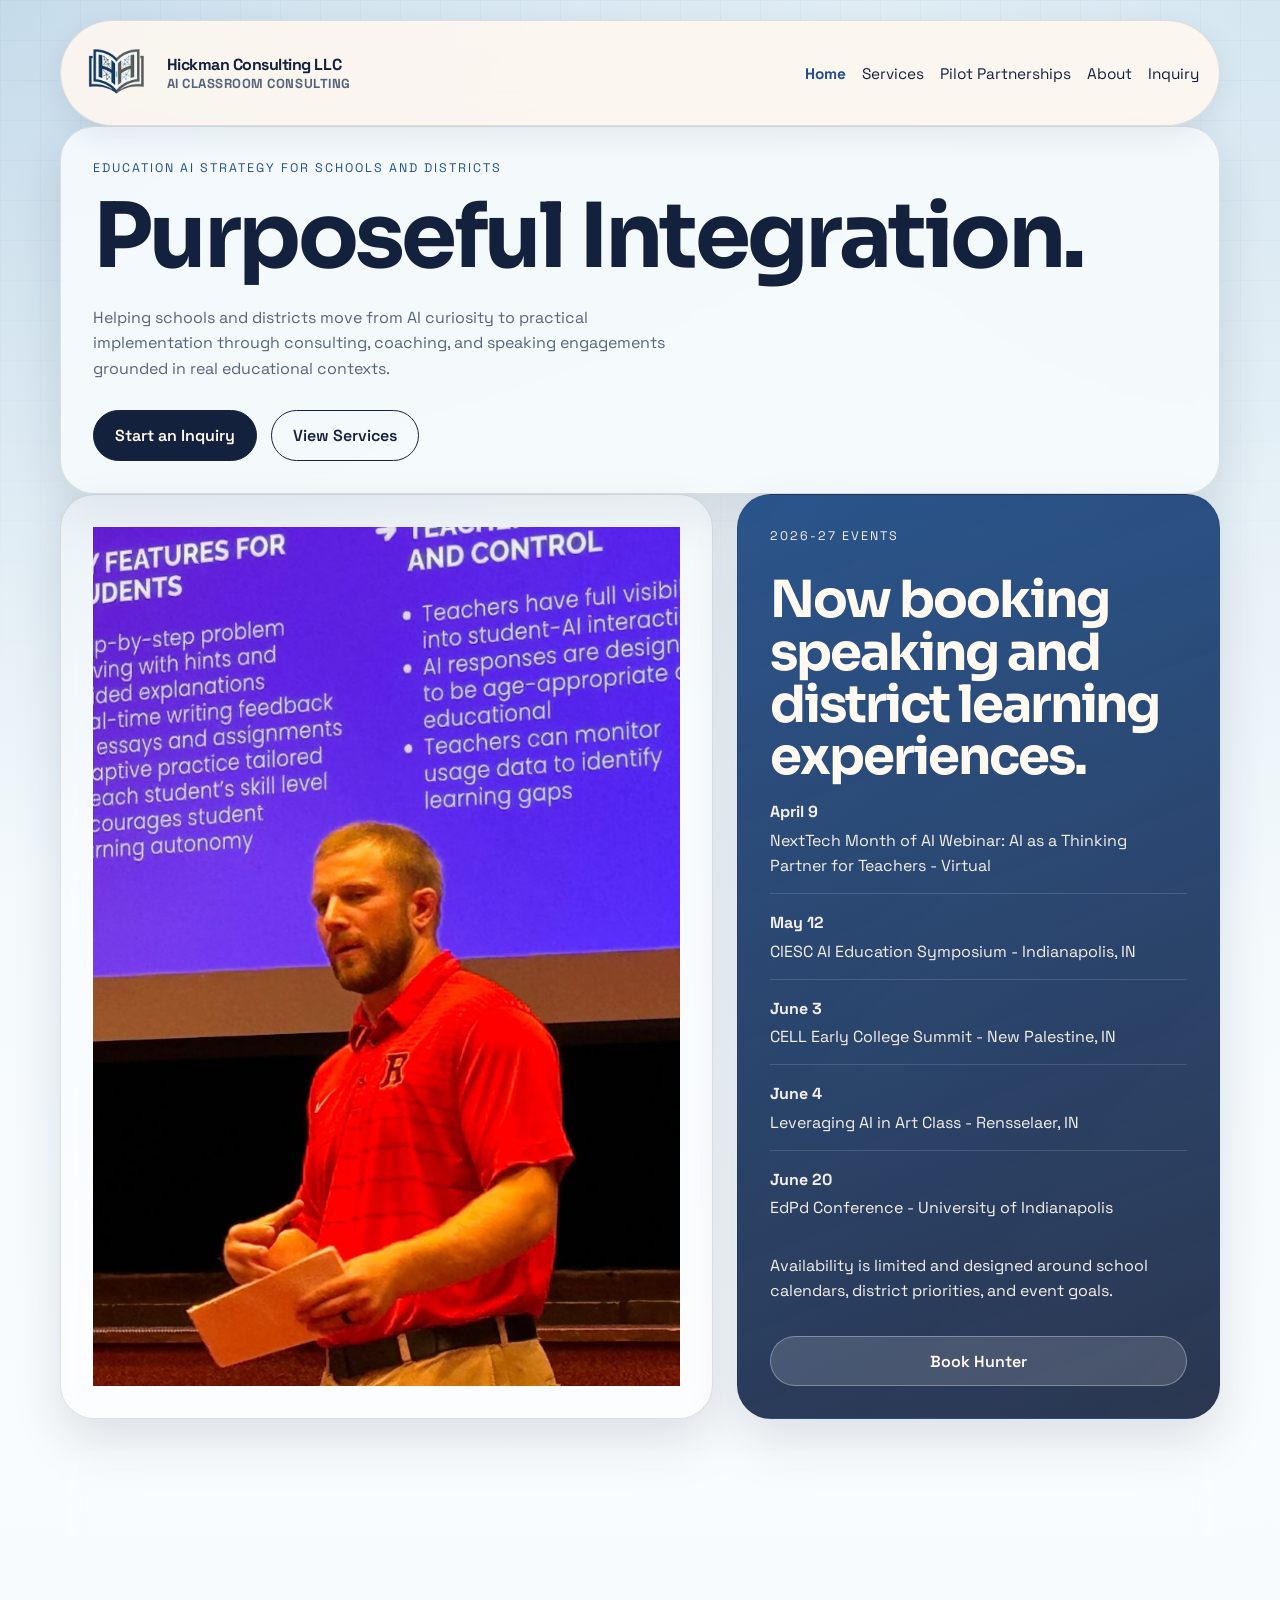
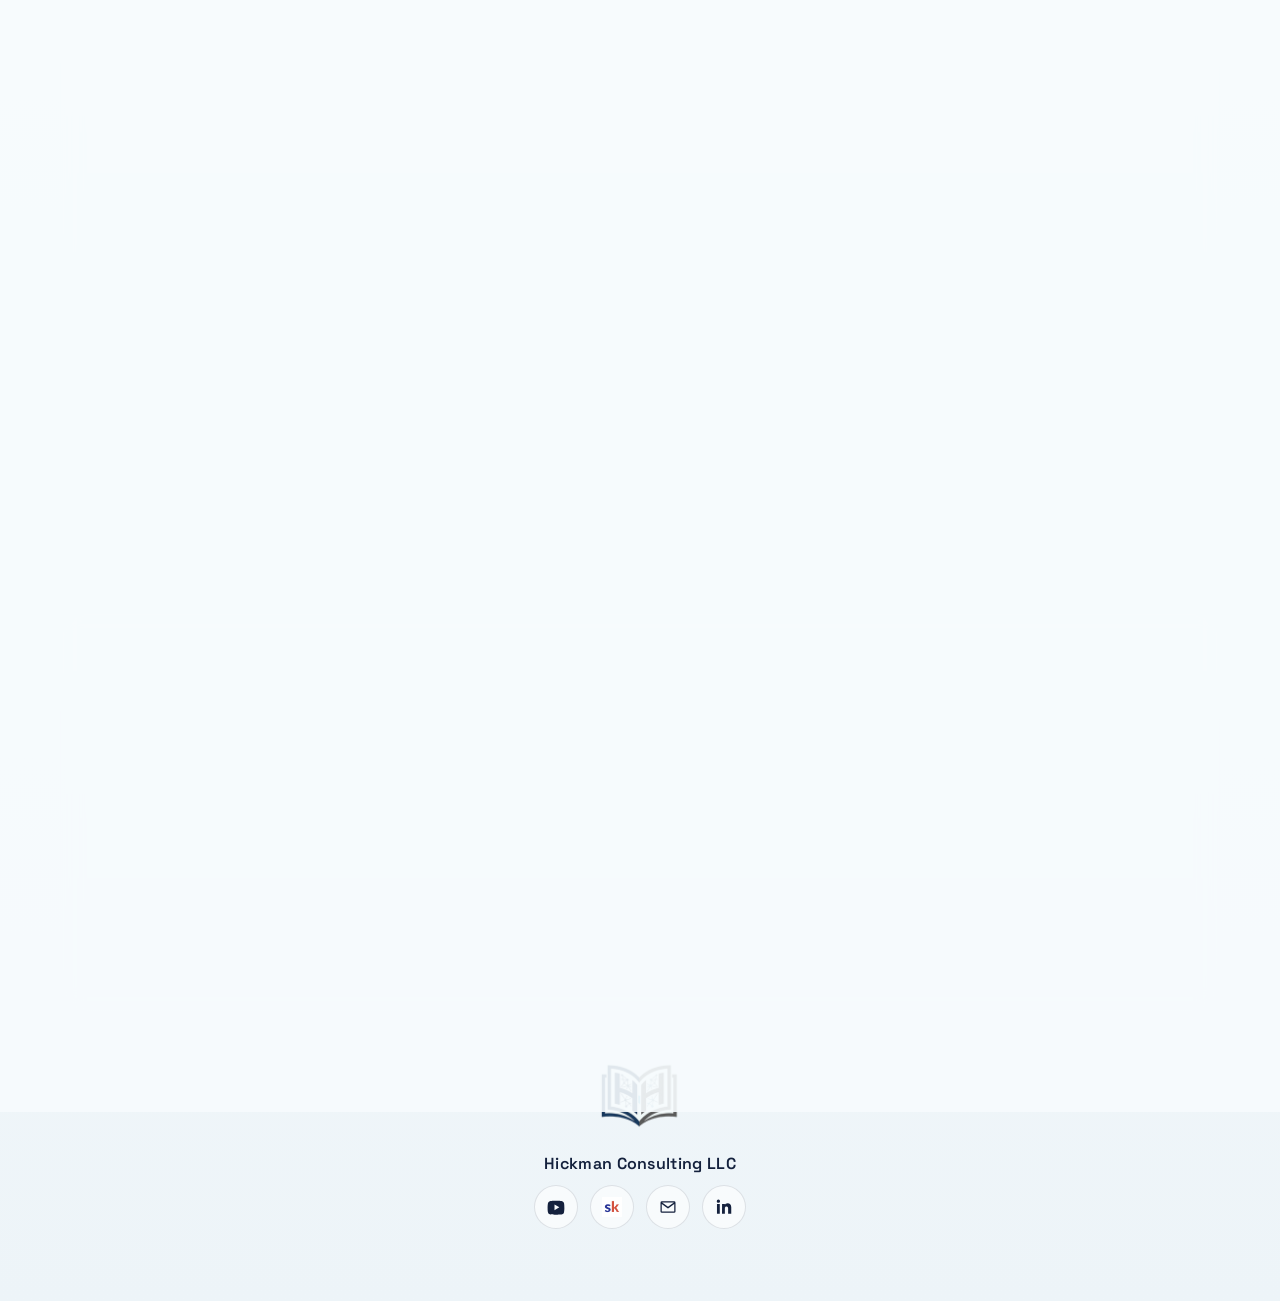
<file: index.html>
<!DOCTYPE html>
<html lang="en">
  <head>
    <meta charset="UTF-8" />
    <meta name="viewport" content="width=device-width, initial-scale=1.0" />
    <title>Hickman Consulting LLC | Education AI Consulting</title>
    <meta
      name="description"
      content="Hickman Consulting LLC helps schools and districts implement human-centered AI through consulting, coaching, speaking, and pilot partnerships."
    />
    <link rel="preconnect" href="https://fonts.googleapis.com" />
    <link rel="preconnect" href="https://fonts.gstatic.com" crossorigin />
    <link
      href="https://fonts.googleapis.com/css2?family=Space+Grotesk:wght@400;500;700&family=Sora:wght@400;600;700;800&display=swap"
      rel="stylesheet"
    />
    <link rel="stylesheet" href="styles.css" />
  </head>
  <body>
    <div class="page-shell">
      <header class="site-header">
        <a class="brand" href="index.html" aria-label="Hickman Consulting LLC home">
          <span class="brand-mark">
            <img
              src="assets/ai-classroom-logo.png"
              alt="AI Classroom logo"
            />
          </span>
          <span class="brand-copy">
            <strong>Hickman Consulting LLC</strong>
            <span>AI Classroom Consulting</span>
          </span>
        </a>
        <nav class="site-nav">
          <a class="current" href="index.html">Home</a>
          <a href="services.html">Services</a>
          <a href="pilot-partnerships.html">Pilot Partnerships</a>
          <a href="about.html">About</a>
          <a href="inquiry.html">Inquiry</a>
        </nav>
      </header>

      <main>
        <section class="page-hero home-intro">
          <p class="eyebrow">Education AI strategy for schools and districts</p>
          <h1>Purposeful Integration.</h1>
          <p class="hero-text">
            Helping schools and districts move from AI curiosity to practical implementation
            through consulting, coaching, and speaking engagements grounded in real educational
            contexts.
          </p>
          <div class="hero-actions">
            <a class="button button-primary" href="inquiry.html">Start an Inquiry</a>
            <a class="button button-secondary" href="services.html">View Services</a>
          </div>
        </section>

        <section class="home-feature">
          <figure class="speaker-stage">
            <img
              src="assets/hunter-speaking.png"
              alt="Hunter Hickman speaking on stage during an education AI presentation"
            />
          </figure>

          <aside class="events-panel">
            <p class="panel-label">2026-27 Events</p>
            <h2>Now booking speaking and district learning experiences.</h2>
            <ul class="events-list">
              <li>
                <strong>April 9</strong>
                <span>NextTech Month of AI Webinar: AI as a Thinking Partner for Teachers - Virtual</span>
              </li>
              <li>
                <strong>May 12</strong>
                <span>CIESC AI Education Symposium - Indianapolis, IN</span>
              </li>
              <li>
                <strong>June 3</strong>
                <span>CELL Early College Summit - New Palestine, IN</span>
              </li>
              <li>
                <strong>June 4</strong>
                <span>Leveraging AI in Art Class - Rensselaer, IN</span>
              </li>
              <li>
                <strong>June 20</strong>
                <span>EdPd Conference - University of Indianapolis</span>
              </li>
            </ul>
            <p class="panel-text">
              Availability is limited and designed around school calendars, district priorities,
              and event goals.
            </p>
            <a class="button button-light" href="inquiry.html">Book Hunter</a>
          </aside>
        </section>

        <section class="trust-strip" aria-label="Core strengths">
          <div>
            <strong>Practitioner-led</strong>
            <span>Grounded in active school leadership and classroom practice</span>
          </div>
          <div>
            <strong>Vendor-neutral</strong>
            <span>Recommendations aligned to instructional goals, not product hype</span>
          </div>
          <div>
            <strong>Research-informed</strong>
            <span>Supported by ongoing action research on AI-supported instruction</span>
          </div>
        </section>

        <section class="section">
          <div class="section-heading">
            <p class="eyebrow">Explore The Work</p>
            <h2>Learn to use AI to think better, teach better, and build better classrooms.</h2>
          </div>
          <div class="cards">
            <a class="card card-link" href="services.html">
              <p class="card-kicker">Services</p>
              <h3>Consulting, coaching, and speaking support</h3>
              <p>See how engagements are structured for leaders, teams, and districts.</p>
            </a>
            <a class="card card-link" href="pilot-partnerships.html">
              <p class="card-kicker">Pilot Partnerships</p>
              <h3>A clear entry point for districts exploring AI adoption</h3>
              <p>Review the pilot model, ideal fit, and how a roadmap is developed.</p>
            </a>
            <a class="card card-link" href="about.html">
              <p class="card-kicker">About</p>
              <h3>Learn about Hunter Hickman and the work behind the practice</h3>
              <p>Read the practitioner-led story and see the education context behind the work.</p>
            </a>
          </div>
        </section>

        <section class="section section-accent">
          <div class="section-heading">
            <p class="eyebrow">Next Step</p>
            <h2>Ready to start a conversation about your district or school?</h2>
          </div>
          <a class="button button-primary" href="inquiry.html">Go To Inquiry Page</a>
        </section>
      </main>

      <footer class="site-footer">
        <img
          class="footer-logo"
          src="assets/ai-classroom-logo.png"
          alt="AI Classroom logo"
        />
        <p>Hickman Consulting LLC</p>
        <div class="social-links">
          <a
            class="social-link"
            href="https://www.youtube.com/@hickmanconsultingai"
            target="_blank"
            rel="noreferrer"
            aria-label="Visit Hickman Consulting AI on YouTube"
          >
            <svg viewBox="0 0 24 24" aria-hidden="true">
              <path
                d="M21.58 7.19a2.99 2.99 0 0 0-2.1-2.11C17.62 4.58 12 4.58 12 4.58s-5.62 0-7.48.5a2.99 2.99 0 0 0-2.1 2.11c-.5 1.86-.5 5.73-.5 5.73s0 3.87.5 5.73a2.99 2.99 0 0 0 2.1 2.11c1.86.5 7.48.5 7.48.5s5.62 0 7.48-.5a2.99 2.99 0 0 0 2.1-2.11c.5-1.86.5-5.73.5-5.73s0-3.87-.5-5.73ZM10.2 15.78V9.06l5.82 3.36-5.82 3.36Z"
              />
            </svg>
          </a>
          <a
            class="social-link"
            href="https://www.skool.com/ai-for-educators-3099"
            target="_blank"
            rel="noreferrer"
            aria-label="Visit the AI for Educators Skool community"
          >
            <img class="social-image" src="assets/skool-logo.png" alt="Skool logo" />
          </a>
          <a
            class="social-link"
            href="mailto:hunter.hickman@hickmanconsultingai.com"
            aria-label="Email Hunter Hickman"
          >
            <svg viewBox="0 0 24 24" aria-hidden="true">
              <path
                d="M3 6.75A1.75 1.75 0 0 1 4.75 5h14.5A1.75 1.75 0 0 1 21 6.75v10.5A1.75 1.75 0 0 1 19.25 19H4.75A1.75 1.75 0 0 1 3 17.25V6.75Zm1.9-.25 7.1 5.22 7.1-5.22H4.9Zm14.6 11V8.39l-6.98 5.13a.9.9 0 0 1-1.04 0L4.5 8.39v9.11h15Z"
              />
            </svg>
          </a>
          <a
            class="social-link"
            href="https://www.linkedin.com/in/hunter-hickman-m-s-2b501383/"
            target="_blank"
            rel="noreferrer"
            aria-label="Visit Hunter Hickman on LinkedIn"
          >
            <svg viewBox="0 0 24 24" aria-hidden="true">
              <path
                d="M6.94 8.5H3.56V20h3.38V8.5ZM5.25 3A1.96 1.96 0 0 0 3.3 4.97c0 1.08.86 1.97 1.93 1.97h.02c1.1 0 1.97-.89 1.97-1.97A1.96 1.96 0 0 0 5.27 3h-.02ZM20.7 12.4c0-3.45-1.84-5.05-4.29-5.05-1.98 0-2.86 1.09-3.36 1.86V8.5H9.67c.04.47 0 11.5 0 11.5h3.38v-6.42c0-.34.03-.68.12-.93.27-.68.88-1.38 1.9-1.38 1.34 0 1.87 1.03 1.87 2.54V20H20.7v-7.6Z"
              />
            </svg>
          </a>
        </div>
      </footer>
    </div>
  </body>
</html>
</file>
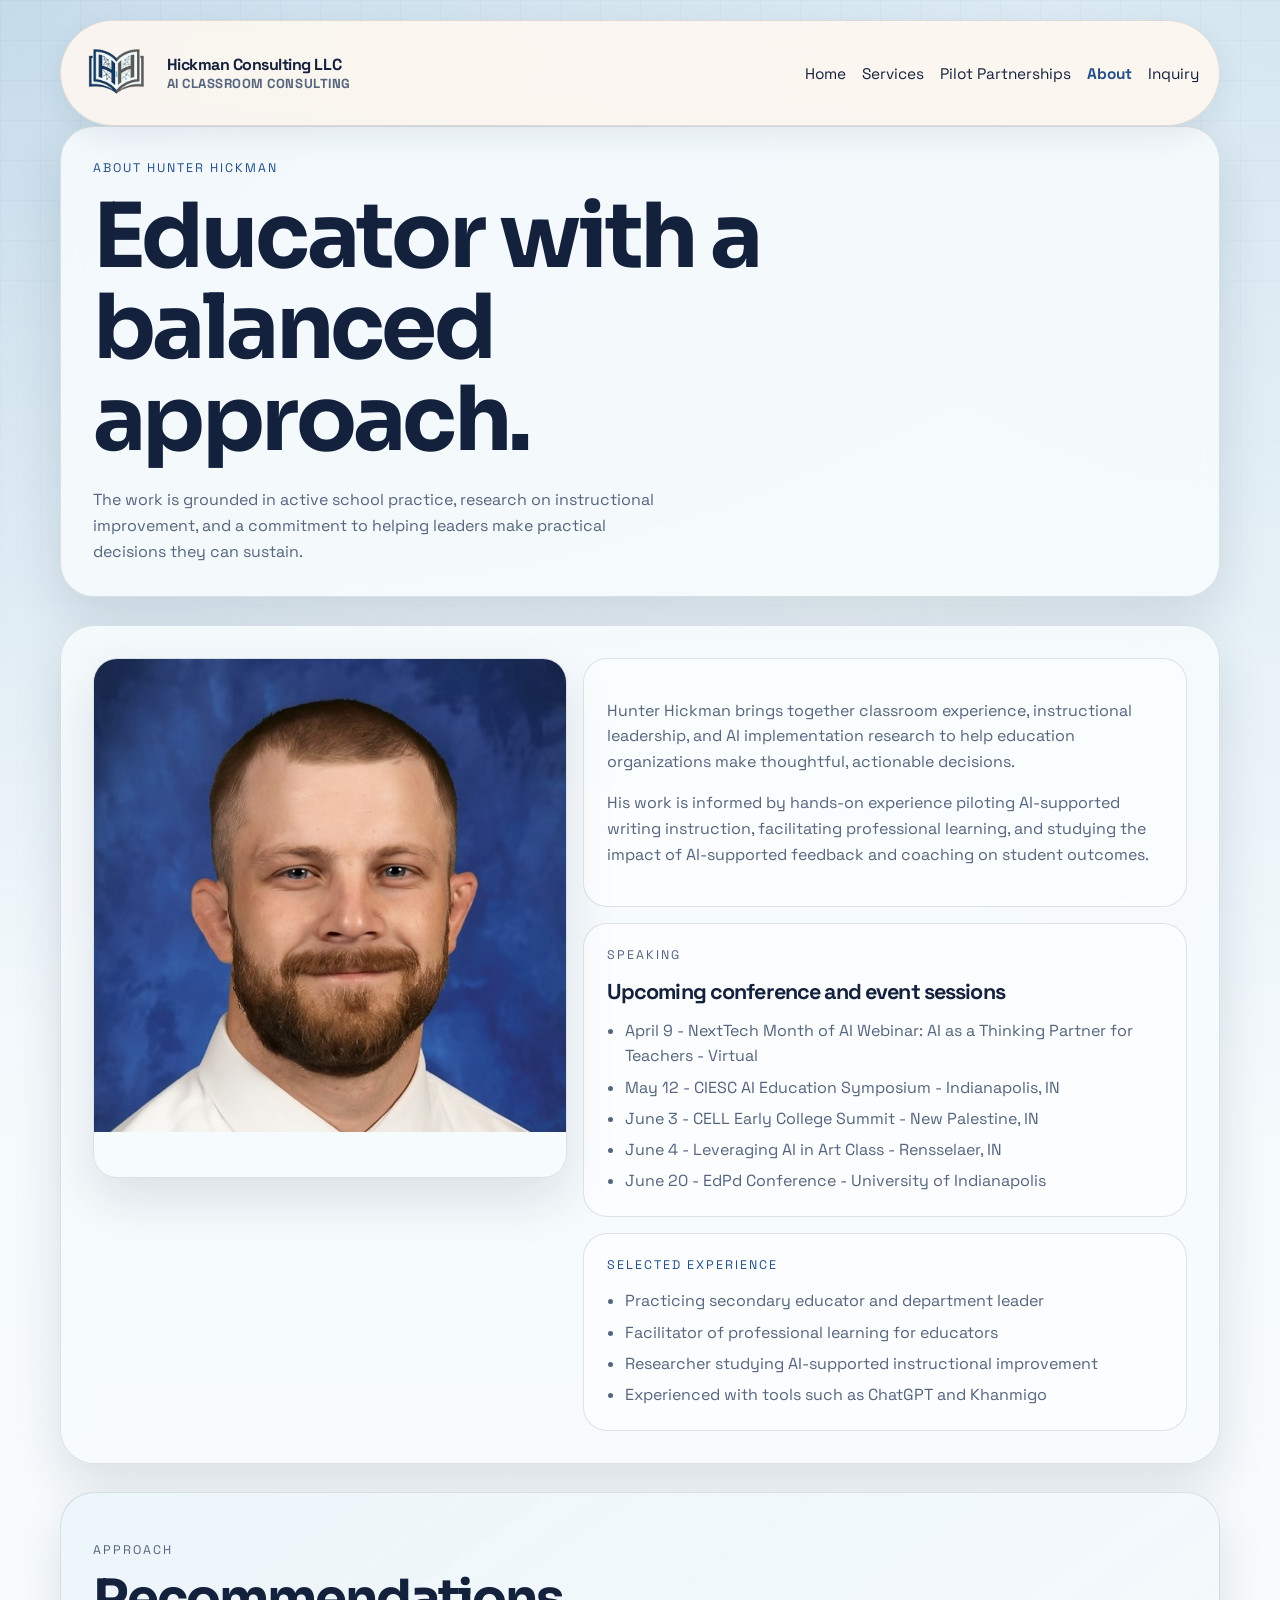
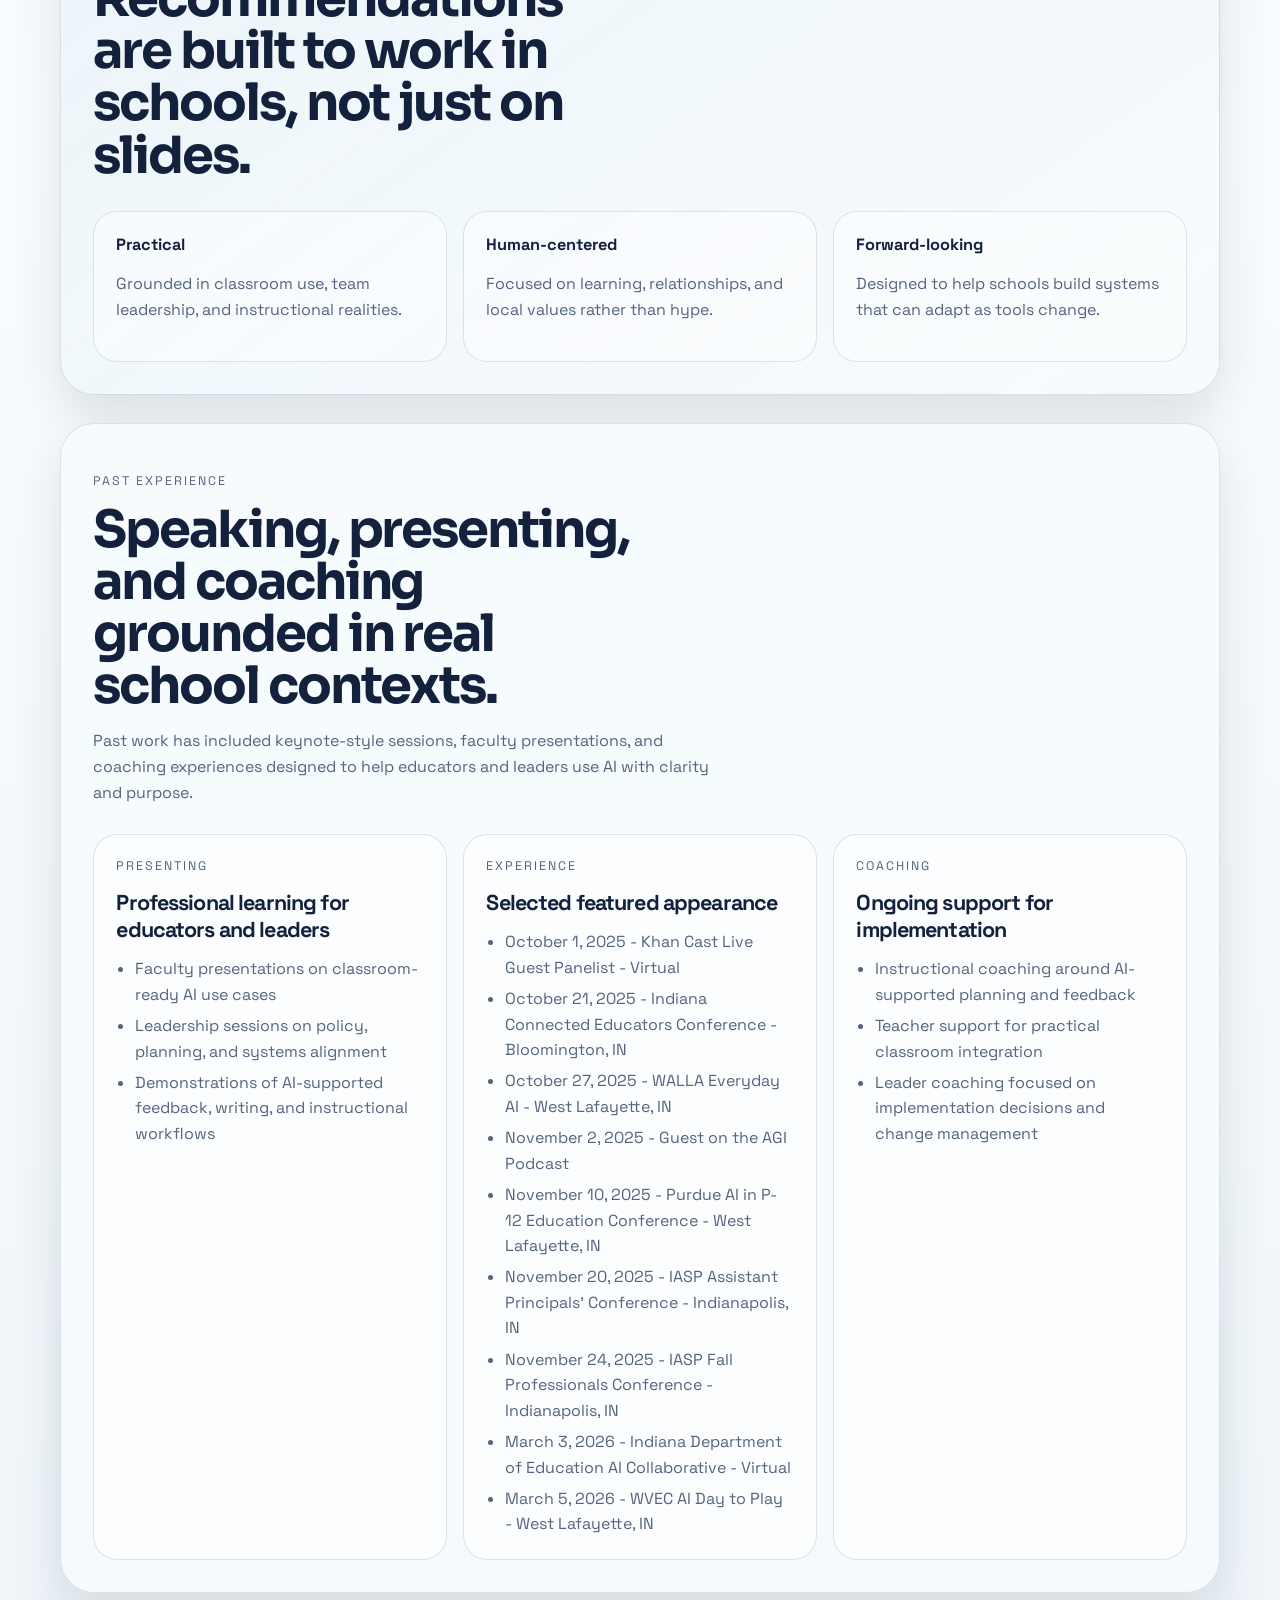
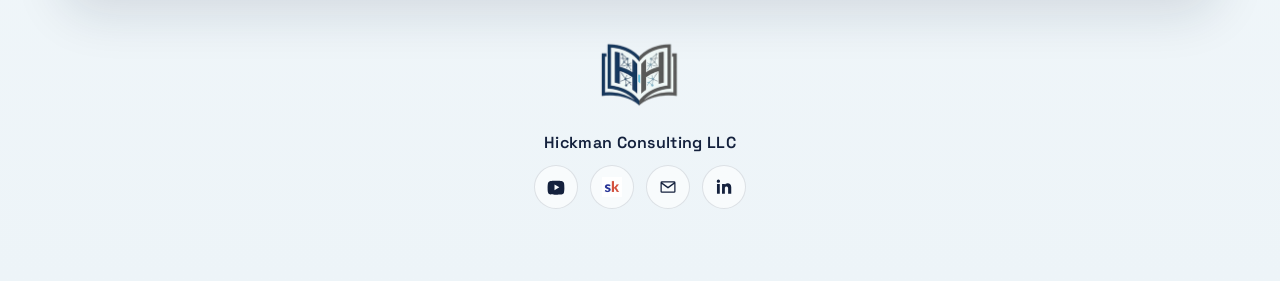
<file: about.html>
<!DOCTYPE html>
<html lang="en">
  <head>
    <meta charset="UTF-8" />
    <meta name="viewport" content="width=device-width, initial-scale=1.0" />
    <title>About | Hickman Consulting LLC</title>
    <meta
      name="description"
      content="Learn about Hunter Hickman, an educator, instructional leader, and AI implementation partner."
    />
    <link rel="preconnect" href="https://fonts.googleapis.com" />
    <link rel="preconnect" href="https://fonts.gstatic.com" crossorigin />
    <link
      href="https://fonts.googleapis.com/css2?family=Space+Grotesk:wght@400;500;700&family=Sora:wght@400;600;700;800&display=swap"
      rel="stylesheet"
    />
    <link rel="stylesheet" href="styles.css" />
  </head>
  <body>
    <div class="page-shell">
      <header class="site-header">
        <a class="brand" href="index.html" aria-label="Hickman Consulting LLC home">
          <span class="brand-mark">
            <img
              src="assets/ai-classroom-logo.png"
              alt="AI Classroom logo"
            />
          </span>
          <span class="brand-copy">
            <strong>Hickman Consulting LLC</strong>
            <span>AI Classroom Consulting</span>
          </span>
        </a>
        <nav class="site-nav">
          <a href="index.html">Home</a>
          <a href="services.html">Services</a>
          <a href="pilot-partnerships.html">Pilot Partnerships</a>
          <a class="current" href="about.html">About</a>
          <a href="inquiry.html">Inquiry</a>
        </nav>
      </header>

      <main>
        <section class="page-hero">
          <p class="eyebrow">About Hunter Hickman</p>
          <h1>Educator with a balanced approach.</h1>
          <p class="hero-text">
            The work is grounded in active school practice, research on instructional improvement,
            and a commitment to helping leaders make practical decisions they can sustain.
          </p>
        </section>

        <section class="section">
          <div class="about-layout">
            <figure class="about-photo">
              <img
                src="assets/hunter-headshot.jpg"
                alt="Portrait of Hunter Hickman"
              />
            </figure>
            <div class="about-side">
              <div class="about-copy">
                <p>
                  Hunter Hickman brings together classroom experience, instructional leadership, and
                  AI implementation research to help education organizations make thoughtful,
                  actionable decisions.
                </p>
                <p>
                  His work is informed by hands-on experience piloting AI-supported writing
                  instruction, facilitating professional learning, and studying the impact of
                  AI-supported feedback and coaching on student outcomes.
                </p>
              </div>
              <article class="card">
                <p class="card-kicker">Speaking</p>
                <h3>Upcoming conference and event sessions</h3>
                <ul class="feature-list compact">
                  <li>April 9 - NextTech Month of AI Webinar: AI as a Thinking Partner for Teachers - Virtual</li>
                  <li>May 12 - CIESC AI Education Symposium - Indianapolis, IN</li>
                  <li>June 3 - CELL Early College Summit - New Palestine, IN</li>
                  <li>June 4 - Leveraging AI in Art Class - Rensselaer, IN</li>
                  <li>June 20 - EdPd Conference - University of Indianapolis</li>
                </ul>
              </article>
              <div class="credential-box">
                <p class="panel-label">Selected experience</p>
                <ul class="feature-list compact">
                  <li>Practicing secondary educator and department leader</li>
                  <li>Facilitator of professional learning for educators</li>
                  <li>Researcher studying AI-supported instructional improvement</li>
                  <li>Experienced with tools such as ChatGPT and Khanmigo</li>
                </ul>
              </div>
            </div>
          </div>
        </section>

        <section class="section section-accent">
          <div class="section-heading">
            <p class="eyebrow">Approach</p>
            <h2>Recommendations are built to work in schools, not just on slides.</h2>
          </div>
          <div class="outcome-grid">
            <div>
              <strong>Practical</strong>
              <p>Grounded in classroom use, team leadership, and instructional realities.</p>
            </div>
            <div>
              <strong>Human-centered</strong>
              <p>Focused on learning, relationships, and local values rather than hype.</p>
            </div>
            <div>
              <strong>Forward-looking</strong>
              <p>Designed to help schools build systems that can adapt as tools change.</p>
            </div>
          </div>
        </section>

        <section class="section">
          <div class="section-heading">
            <p class="eyebrow">Past Experience</p>
            <h2>Speaking, presenting, and coaching grounded in real school contexts.</h2>
            <p>
              Past work has included keynote-style sessions, faculty presentations, and coaching
              experiences designed to help educators and leaders use AI with clarity and purpose.
            </p>
          </div>

          <div class="experience-grid">
            <article class="card">
              <p class="card-kicker">Presenting</p>
              <h3>Professional learning for educators and leaders</h3>
              <ul class="feature-list compact">
                <li>Faculty presentations on classroom-ready AI use cases</li>
                <li>Leadership sessions on policy, planning, and systems alignment</li>
                <li>Demonstrations of AI-supported feedback, writing, and instructional workflows</li>
              </ul>
            </article>

            <article class="card">
              <p class="card-kicker">Experience</p>
              <h3>Selected featured appearance</h3>
              <ul class="feature-list compact">
                <li>October 1, 2025 - Khan Cast Live Guest Panelist - Virtual</li>
                <li>October 21, 2025 - Indiana Connected Educators Conference - Bloomington, IN</li>
                <li>October 27, 2025 - WALLA Everyday AI - West Lafayette, IN</li>
                <li>November 2, 2025 - Guest on the AGI Podcast</li>
                <li>November 10, 2025 - Purdue AI in P-12 Education Conference - West Lafayette, IN</li>
                <li>November 20, 2025 - IASP Assistant Principals' Conference - Indianapolis, IN</li>
                <li>November 24, 2025 - IASP Fall Professionals Conference - Indianapolis, IN</li>
                <li>March 3, 2026 - Indiana Department of Education AI Collaborative - Virtual</li>
                <li>March 5, 2026 - WVEC AI Day to Play - West Lafayette, IN</li>
              </ul>
            </article>

            <article class="card">
              <p class="card-kicker">Coaching</p>
              <h3>Ongoing support for implementation</h3>
              <ul class="feature-list compact">
                <li>Instructional coaching around AI-supported planning and feedback</li>
                <li>Teacher support for practical classroom integration</li>
                <li>Leader coaching focused on implementation decisions and change management</li>
              </ul>
            </article>
          </div>
        </section>
      </main>

      <footer class="site-footer">
        <img
          class="footer-logo"
          src="assets/ai-classroom-logo.png"
          alt="AI Classroom logo"
        />
        <p>Hickman Consulting LLC</p>
        <div class="social-links">
          <a
            class="social-link"
            href="https://www.youtube.com/@hickmanconsultingai"
            target="_blank"
            rel="noreferrer"
            aria-label="Visit Hickman Consulting AI on YouTube"
          >
            <svg viewBox="0 0 24 24" aria-hidden="true">
              <path
                d="M21.58 7.19a2.99 2.99 0 0 0-2.1-2.11C17.62 4.58 12 4.58 12 4.58s-5.62 0-7.48.5a2.99 2.99 0 0 0-2.1 2.11c-.5 1.86-.5 5.73-.5 5.73s0 3.87.5 5.73a2.99 2.99 0 0 0 2.1 2.11c1.86.5 7.48.5 7.48.5s5.62 0 7.48-.5a2.99 2.99 0 0 0 2.1-2.11c.5-1.86.5-5.73.5-5.73s0-3.87-.5-5.73ZM10.2 15.78V9.06l5.82 3.36-5.82 3.36Z"
              />
            </svg>
          </a>
          <a
            class="social-link"
            href="https://www.skool.com/ai-for-educators-3099"
            target="_blank"
            rel="noreferrer"
            aria-label="Visit the AI for Educators Skool community"
          >
            <img class="social-image" src="assets/skool-logo.png" alt="Skool logo" />
          </a>
          <a
            class="social-link"
            href="mailto:hunter.hickman@hickmanconsultingai.com"
            aria-label="Email Hunter Hickman"
          >
            <svg viewBox="0 0 24 24" aria-hidden="true">
              <path
                d="M3 6.75A1.75 1.75 0 0 1 4.75 5h14.5A1.75 1.75 0 0 1 21 6.75v10.5A1.75 1.75 0 0 1 19.25 19H4.75A1.75 1.75 0 0 1 3 17.25V6.75Zm1.9-.25 7.1 5.22 7.1-5.22H4.9Zm14.6 11V8.39l-6.98 5.13a.9.9 0 0 1-1.04 0L4.5 8.39v9.11h15Z"
              />
            </svg>
          </a>
          <a
            class="social-link"
            href="https://www.linkedin.com/in/hunter-hickman-m-s-2b501383/"
            target="_blank"
            rel="noreferrer"
            aria-label="Visit Hunter Hickman on LinkedIn"
          >
            <svg viewBox="0 0 24 24" aria-hidden="true">
              <path
                d="M6.94 8.5H3.56V20h3.38V8.5ZM5.25 3A1.96 1.96 0 0 0 3.3 4.97c0 1.08.86 1.97 1.93 1.97h.02c1.1 0 1.97-.89 1.97-1.97A1.96 1.96 0 0 0 5.27 3h-.02ZM20.7 12.4c0-3.45-1.84-5.05-4.29-5.05-1.98 0-2.86 1.09-3.36 1.86V8.5H9.67c.04.47 0 11.5 0 11.5h3.38v-6.42c0-.34.03-.68.12-.93.27-.68.88-1.38 1.9-1.38 1.34 0 1.87 1.03 1.87 2.54V20H20.7v-7.6Z"
              />
            </svg>
          </a>
        </div>
      </footer>
    </div>
  </body>
</html>
</file>
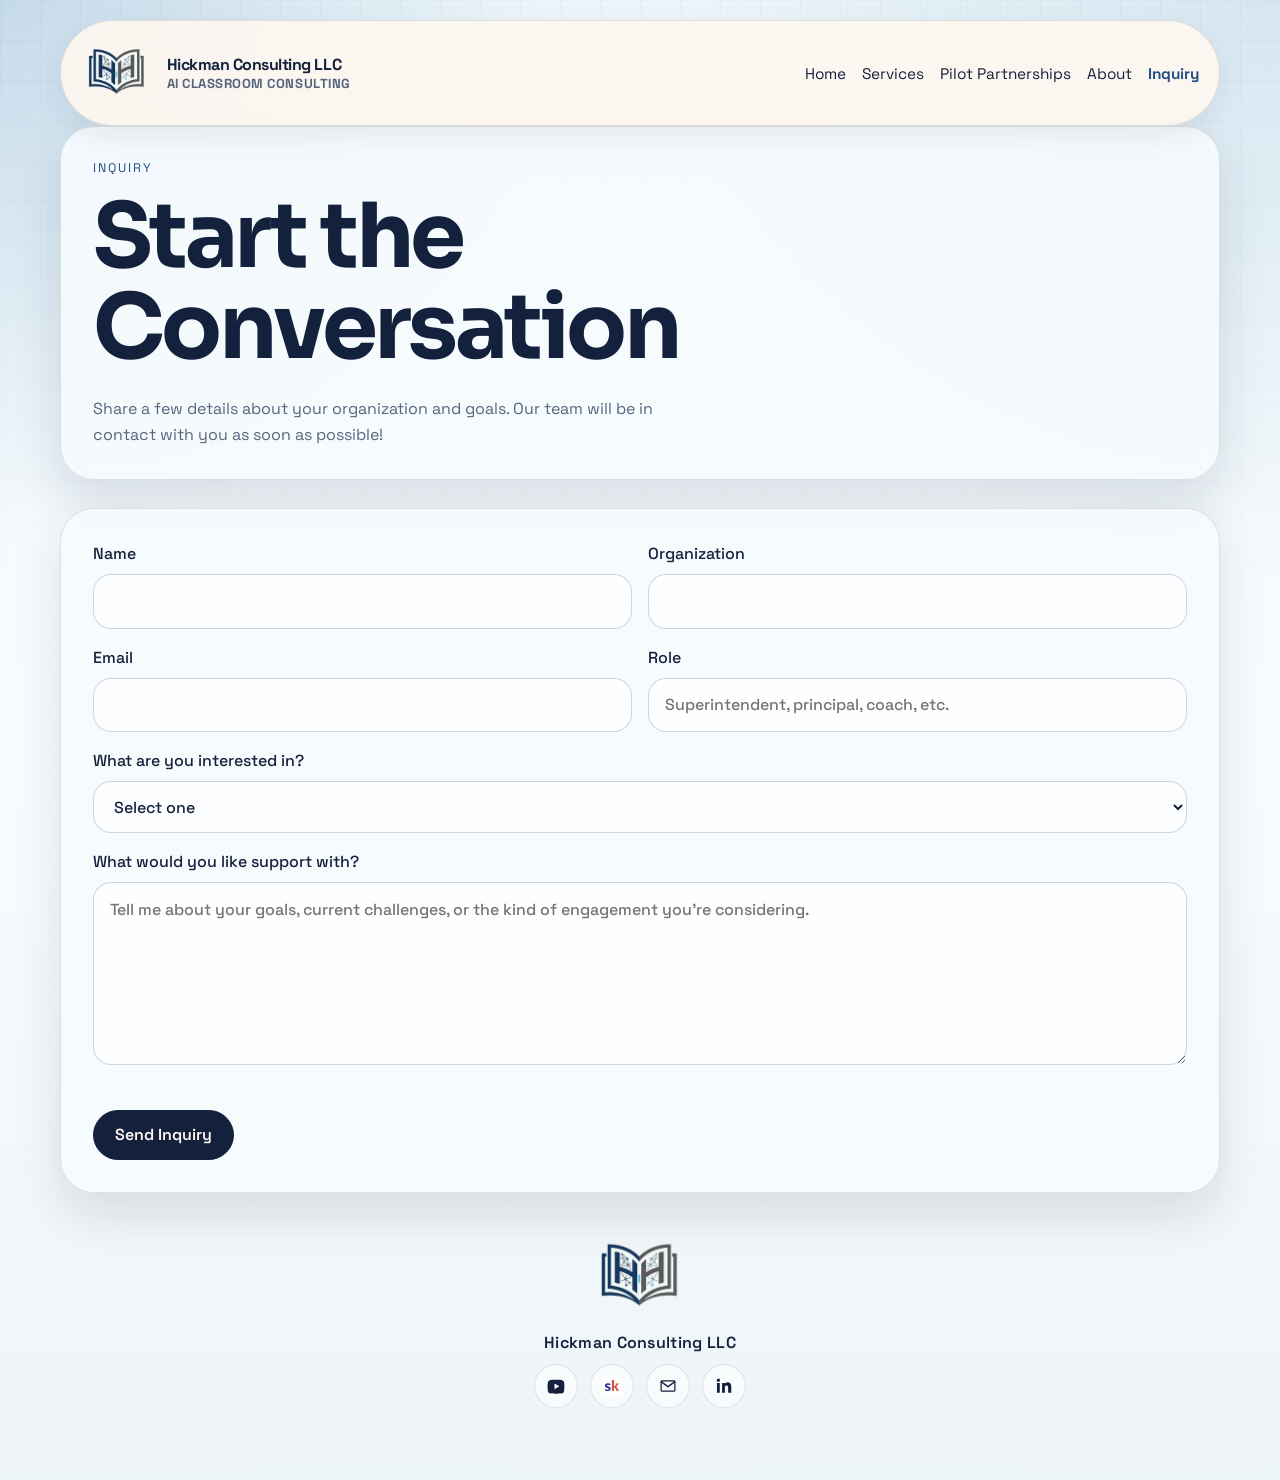
<file: inquiry.html>
<!DOCTYPE html>
<html lang="en">
  <head>
    <meta charset="UTF-8" />
    <meta name="viewport" content="width=device-width, initial-scale=1.0" />
    <title>Inquiry | Hickman Consulting LLC</title>
    <meta
      name="description"
      content="Start an inquiry with Hickman Consulting LLC about consulting, coaching, speaking, or pilot partnerships."
    />
    <link rel="preconnect" href="https://fonts.googleapis.com" />
    <link rel="preconnect" href="https://fonts.gstatic.com" crossorigin />
    <link
      href="https://fonts.googleapis.com/css2?family=Space+Grotesk:wght@400;500;700&family=Sora:wght@400;600;700;800&display=swap"
      rel="stylesheet"
    />
    <link rel="stylesheet" href="styles.css" />
  </head>
  <body>
    <div class="page-shell">
      <header class="site-header">
        <a class="brand" href="index.html" aria-label="Hickman Consulting LLC home">
          <span class="brand-mark">
            <img
              src="assets/ai-classroom-logo.png"
              alt="AI Classroom logo"
            />
          </span>
          <span class="brand-copy">
            <strong>Hickman Consulting LLC</strong>
            <span>AI Classroom Consulting</span>
          </span>
        </a>
        <nav class="site-nav">
          <a href="index.html">Home</a>
          <a href="services.html">Services</a>
          <a href="pilot-partnerships.html">Pilot Partnerships</a>
          <a href="about.html">About</a>
          <a class="current" href="inquiry.html">Inquiry</a>
        </nav>
      </header>

      <main>
        <section class="page-hero">
          <p class="eyebrow">Inquiry</p>
          <h1>Start the Conversation</h1>
          <p class="hero-text">
            Share a few details about your organization and goals. Our team will be in contact
            with you as soon as possible!
          </p>
        </section>

        <section class="section contact-section">
          <form
            id="inquiry-form"
            class="inquiry-form"
            method="POST"
          >
            <div class="field-row">
              <label>
                Name
                <input type="text" name="name" autocomplete="name" required />
              </label>
              <label>
                Organization
                <input type="text" name="organization" autocomplete="organization" required />
              </label>
            </div>

            <div class="field-row">
              <label>
                Email
                <input type="email" name="email" autocomplete="email" required />
              </label>
              <label>
                Role
                <input type="text" name="role" placeholder="Superintendent, principal, coach, etc." />
              </label>
            </div>

            <label>
              What are you interested in?
              <select name="interest" required>
                <option value="">Select one</option>
                <option>Consulting</option>
                <option>Coaching</option>
                <option>Speaking</option>
                <option>Pilot Partnership</option>
                <option>Not sure yet</option>
              </select>
            </label>

            <label>
              What would you like support with?
              <textarea
                name="message"
                rows="6"
                placeholder="Tell me about your goals, current challenges, or the kind of engagement you're considering."
                required
              ></textarea>
            </label>

            <div class="form-actions">
              <button class="button button-primary" type="submit">Send Inquiry</button>
              <p class="form-note" id="form-status" aria-live="polite"></p>
            </div>
          </form>
        </section>
      </main>

      <footer class="site-footer">
        <img
          class="footer-logo"
          src="assets/ai-classroom-logo.png"
          alt="AI Classroom logo"
        />
        <p>Hickman Consulting LLC</p>
        <div class="social-links">
          <a
            class="social-link"
            href="https://www.youtube.com/@hickmanconsultingai"
            target="_blank"
            rel="noreferrer"
            aria-label="Visit Hickman Consulting AI on YouTube"
          >
            <svg viewBox="0 0 24 24" aria-hidden="true">
              <path
                d="M21.58 7.19a2.99 2.99 0 0 0-2.1-2.11C17.62 4.58 12 4.58 12 4.58s-5.62 0-7.48.5a2.99 2.99 0 0 0-2.1 2.11c-.5 1.86-.5 5.73-.5 5.73s0 3.87.5 5.73a2.99 2.99 0 0 0 2.1 2.11c1.86.5 7.48.5 7.48.5s5.62 0 7.48-.5a2.99 2.99 0 0 0 2.1-2.11c.5-1.86.5-5.73.5-5.73s0-3.87-.5-5.73ZM10.2 15.78V9.06l5.82 3.36-5.82 3.36Z"
              />
            </svg>
          </a>
          <a
            class="social-link"
            href="https://www.skool.com/ai-for-educators-3099"
            target="_blank"
            rel="noreferrer"
            aria-label="Visit the AI for Educators Skool community"
          >
            <img class="social-image" src="assets/skool-logo.png" alt="Skool logo" />
          </a>
          <a
            class="social-link"
            href="mailto:hunter.hickman@hickmanconsultingai.com"
            aria-label="Email Hunter Hickman"
          >
            <svg viewBox="0 0 24 24" aria-hidden="true">
              <path
                d="M3 6.75A1.75 1.75 0 0 1 4.75 5h14.5A1.75 1.75 0 0 1 21 6.75v10.5A1.75 1.75 0 0 1 19.25 19H4.75A1.75 1.75 0 0 1 3 17.25V6.75Zm1.9-.25 7.1 5.22 7.1-5.22H4.9Zm14.6 11V8.39l-6.98 5.13a.9.9 0 0 1-1.04 0L4.5 8.39v9.11h15Z"
              />
            </svg>
          </a>
          <a
            class="social-link"
            href="https://www.linkedin.com/in/hunter-hickman-m-s-2b501383/"
            target="_blank"
            rel="noreferrer"
            aria-label="Visit Hunter Hickman on LinkedIn"
          >
            <svg viewBox="0 0 24 24" aria-hidden="true">
              <path
                d="M6.94 8.5H3.56V20h3.38V8.5ZM5.25 3A1.96 1.96 0 0 0 3.3 4.97c0 1.08.86 1.97 1.93 1.97h.02c1.1 0 1.97-.89 1.97-1.97A1.96 1.96 0 0 0 5.27 3h-.02ZM20.7 12.4c0-3.45-1.84-5.05-4.29-5.05-1.98 0-2.86 1.09-3.36 1.86V8.5H9.67c.04.47 0 11.5 0 11.5h3.38v-6.42c0-.34.03-.68.12-.93.27-.68.88-1.38 1.9-1.38 1.34 0 1.87 1.03 1.87 2.54V20H20.7v-7.6Z"
              />
            </svg>
          </a>
        </div>
      </footer>
    </div>
    <script src="script.js"></script>
  </body>
</html>
</file>
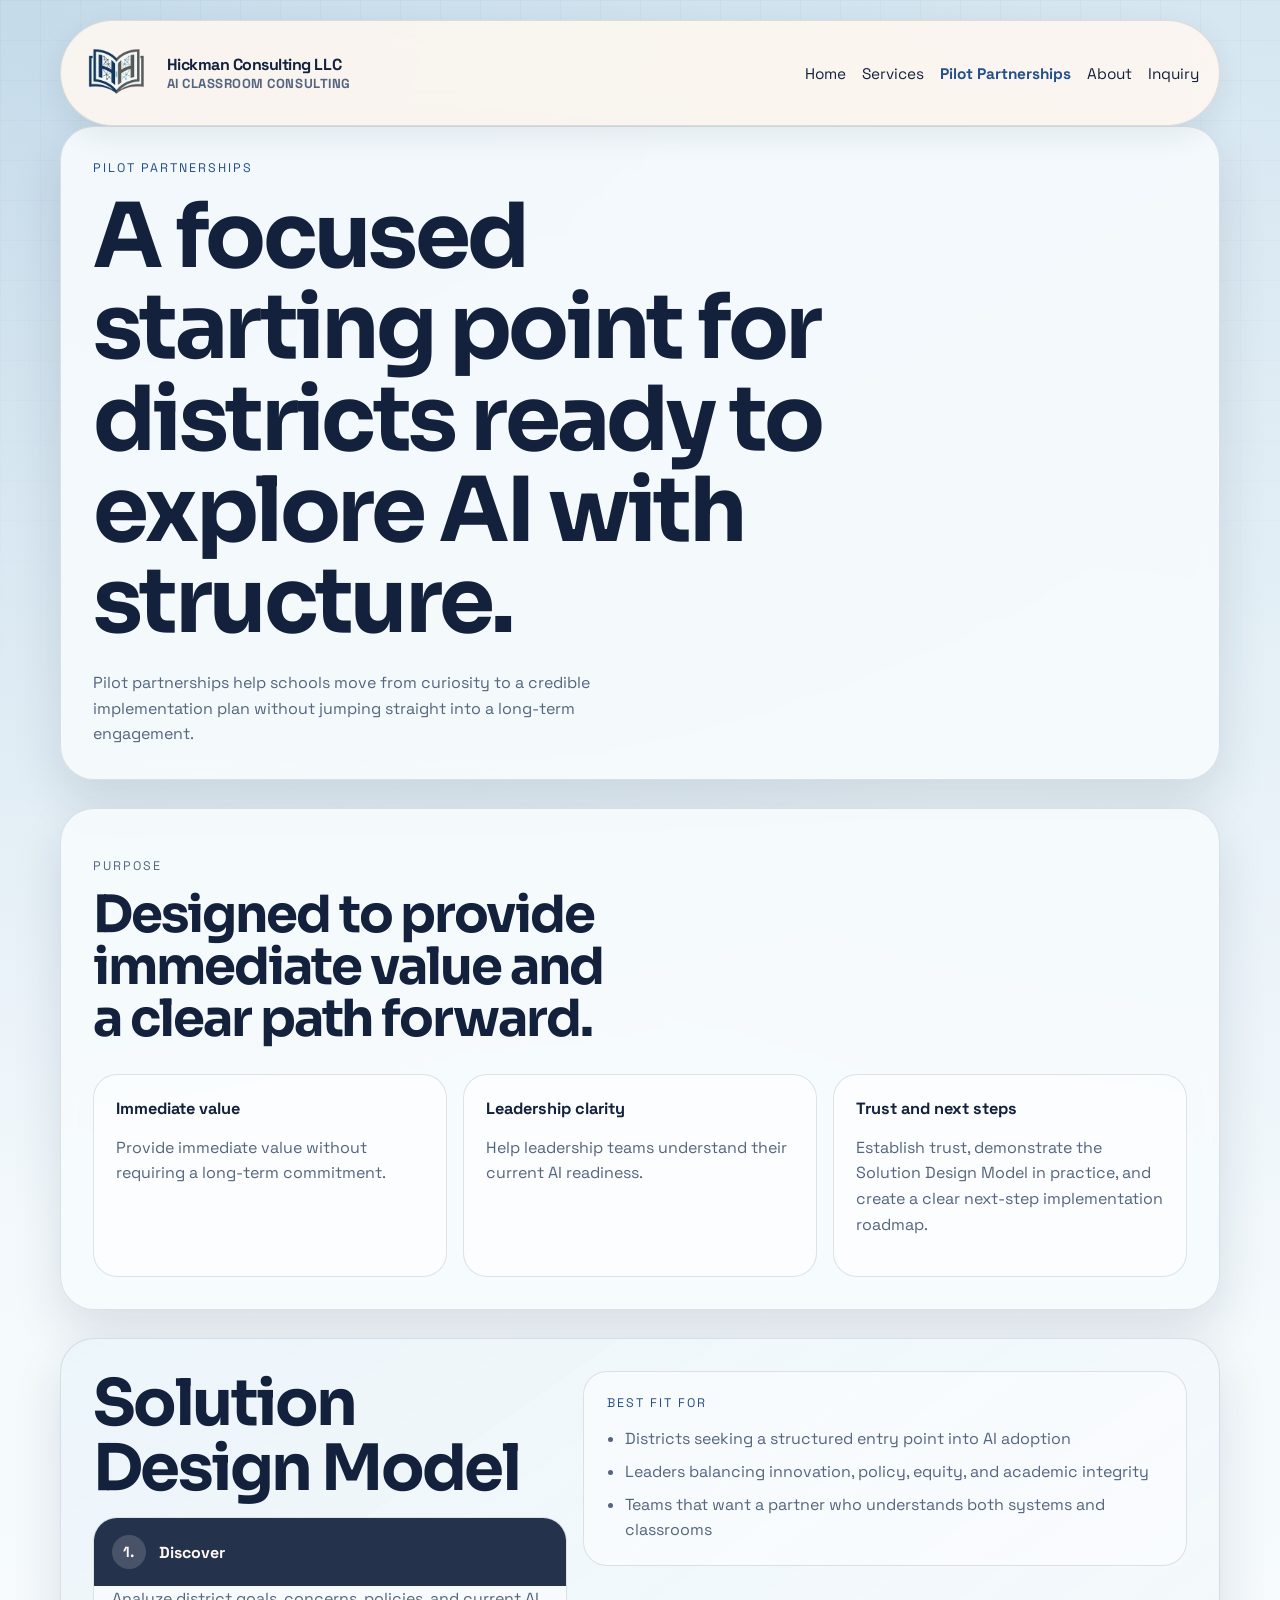
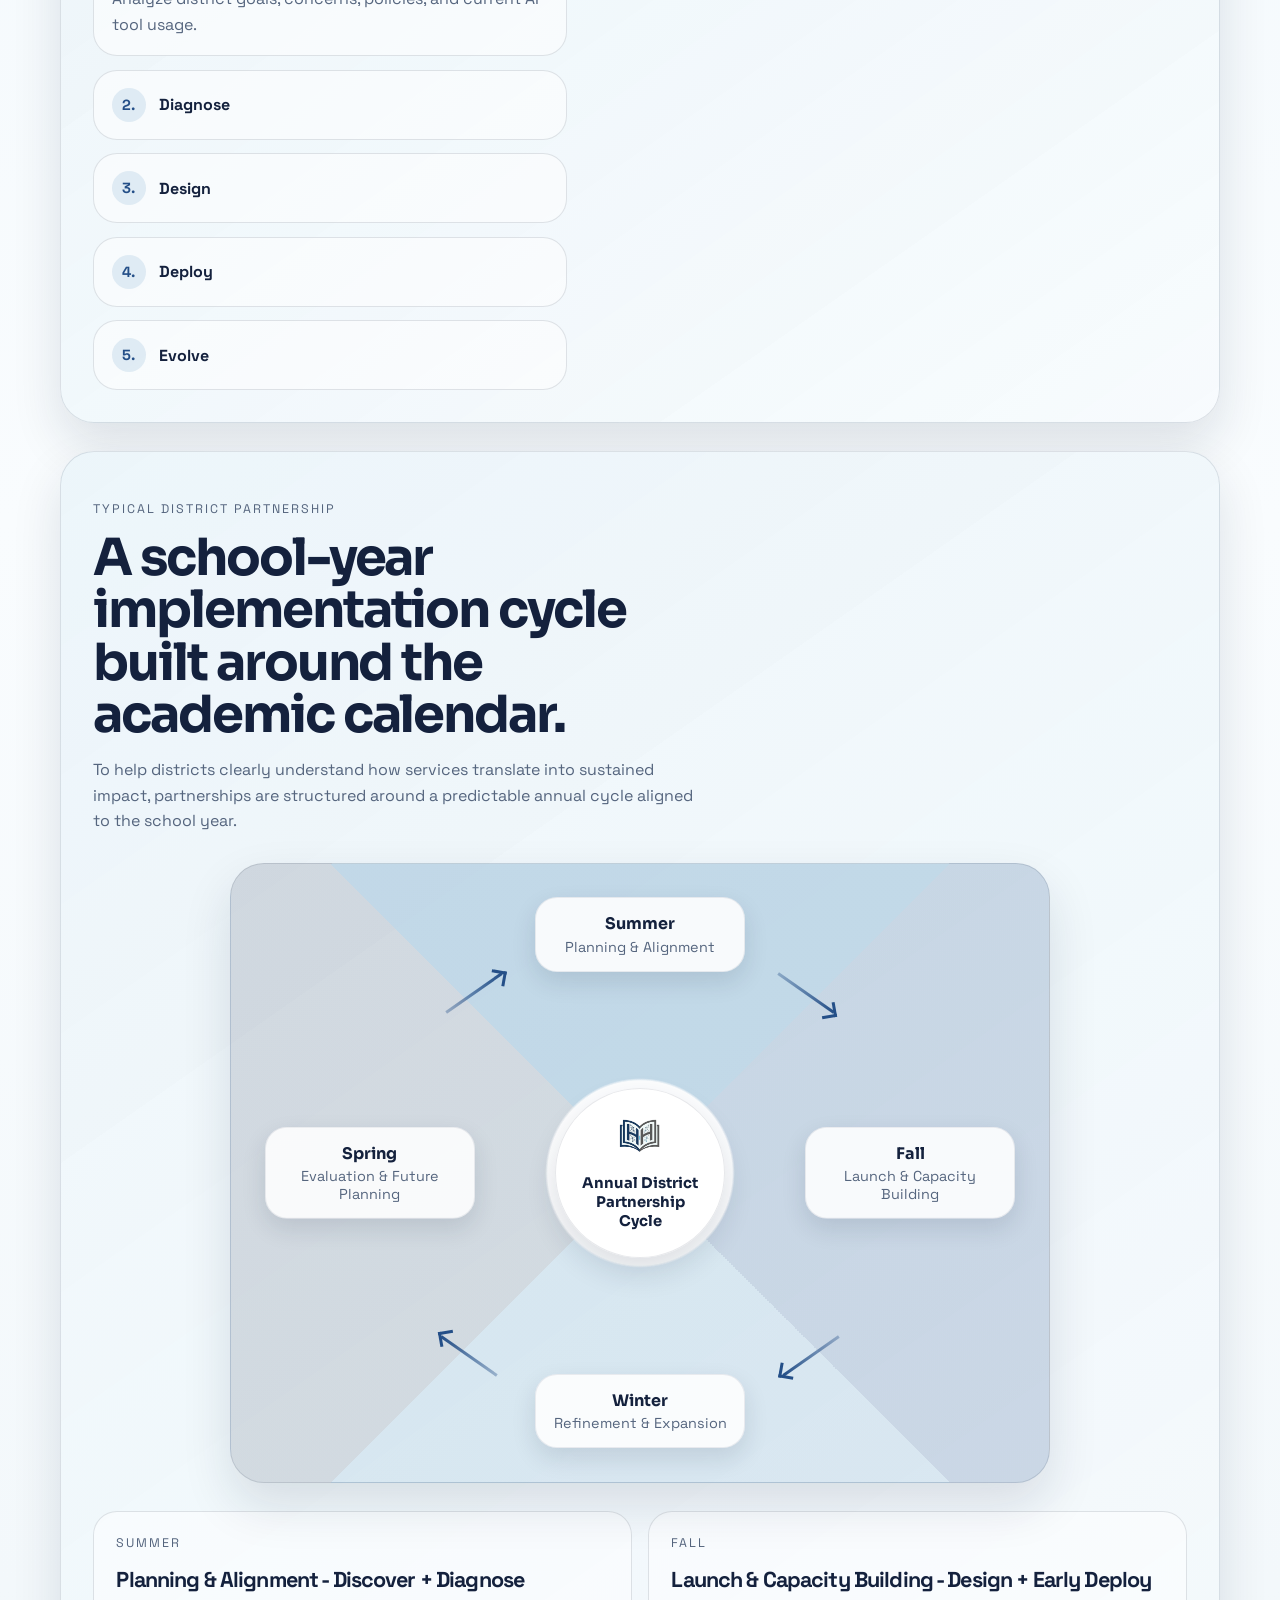
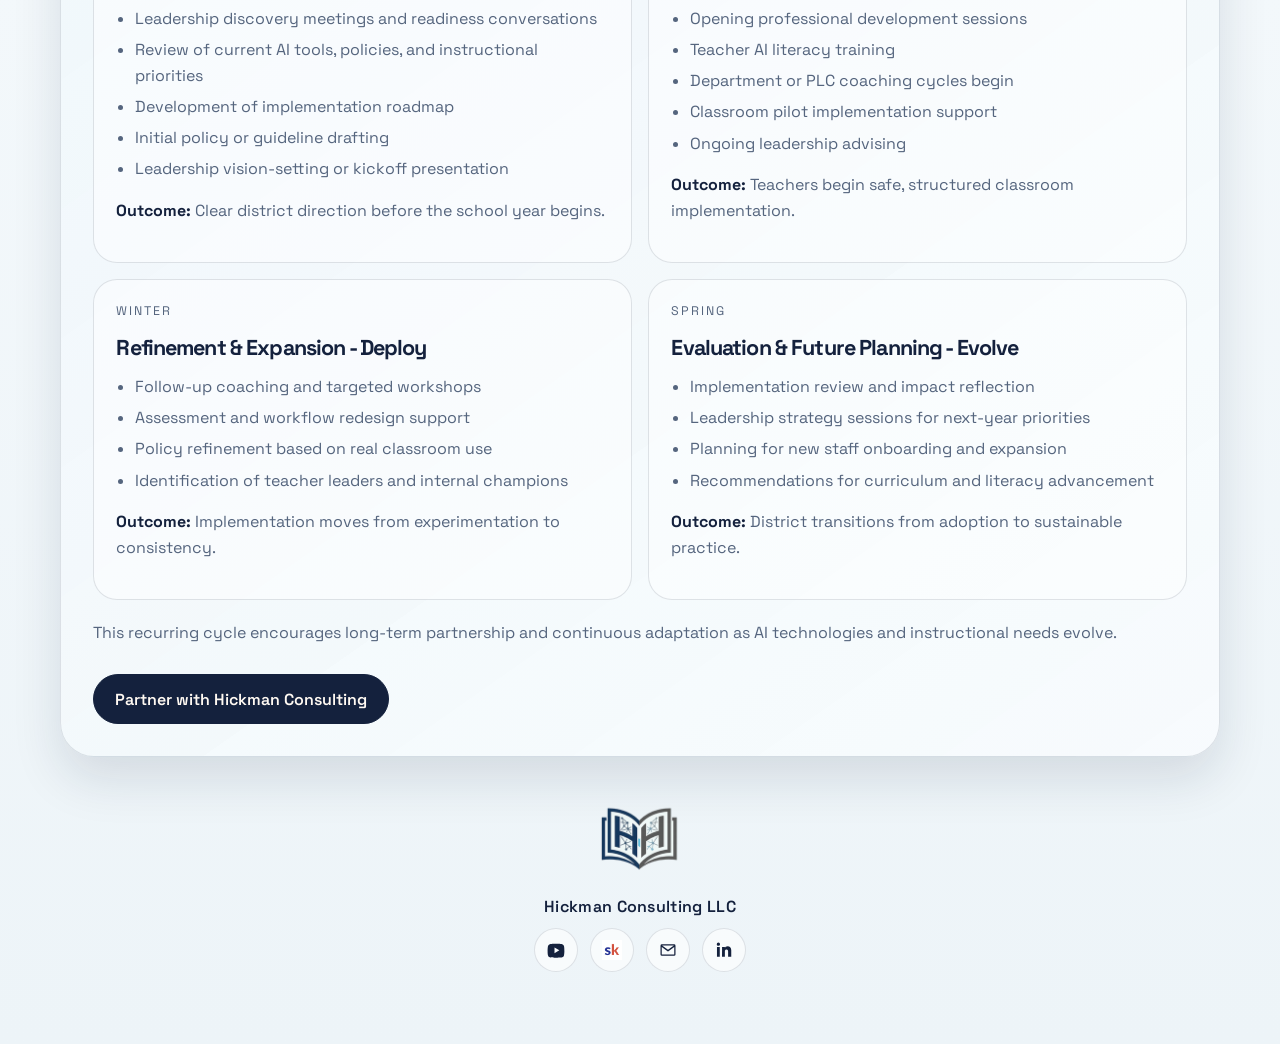
<file: pilot-partnerships.html>
<!DOCTYPE html>
<html lang="en">
  <head>
    <meta charset="UTF-8" />
    <meta name="viewport" content="width=device-width, initial-scale=1.0" />
    <title>Pilot Partnerships | Hickman Consulting LLC</title>
    <meta
      name="description"
      content="Learn about pilot partnerships for districts exploring AI implementation with Hickman Consulting LLC."
    />
    <link rel="preconnect" href="https://fonts.googleapis.com" />
    <link rel="preconnect" href="https://fonts.gstatic.com" crossorigin />
    <link
      href="https://fonts.googleapis.com/css2?family=Space+Grotesk:wght@400;500;700&family=Sora:wght@400;600;700;800&display=swap"
      rel="stylesheet"
    />
    <link rel="stylesheet" href="styles.css" />
  </head>
  <body>
    <div class="page-shell">
      <header class="site-header">
        <a class="brand" href="index.html" aria-label="Hickman Consulting LLC home">
          <span class="brand-mark">
            <img
              src="assets/ai-classroom-logo.png"
              alt="AI Classroom logo"
            />
          </span>
          <span class="brand-copy">
            <strong>Hickman Consulting LLC</strong>
            <span>AI Classroom Consulting</span>
          </span>
        </a>
        <nav class="site-nav">
          <a href="index.html">Home</a>
          <a href="services.html">Services</a>
          <a class="current" href="pilot-partnerships.html">Pilot Partnerships</a>
          <a href="about.html">About</a>
          <a href="inquiry.html">Inquiry</a>
        </nav>
      </header>

      <main>
        <section class="page-hero">
          <p class="eyebrow">Pilot Partnerships</p>
          <h1>A focused starting point for districts ready to explore AI with structure.</h1>
          <p class="hero-text">
            Pilot partnerships help schools move from curiosity to a credible implementation plan
            without jumping straight into a long-term engagement.
          </p>
        </section>

        <section class="section">
          <div class="section-heading">
            <p class="eyebrow">Purpose</p>
            <h2>Designed to provide immediate value and a clear path forward.</h2>
          </div>
          <div class="outcome-grid">
            <div>
              <strong>Immediate value</strong>
              <p>Provide immediate value without requiring a long-term commitment.</p>
            </div>
            <div>
              <strong>Leadership clarity</strong>
              <p>Help leadership teams understand their current AI readiness.</p>
            </div>
            <div>
              <strong>Trust and next steps</strong>
              <p>Establish trust, demonstrate the Solution Design Model in practice, and create a clear next-step implementation roadmap.</p>
            </div>
          </div>
        </section>

        <section class="section section-accent">
          <div class="pilot-layout">
            <div class="pilot-copy">
              <h2 class="model-heading">Solution Design Model</h2>
              <div class="model-graphic" id="solution-model">
                <div class="model-stack" aria-label="Solution Design Model">
                  <article class="model-item is-active">
                    <button
                      class="model-node"
                      type="button"
                      aria-expanded="true"
                    >
                      <span class="model-step">1.</span>
                      <span>Discover</span>
                    </button>
                    <div class="model-detail">
                      <p>Analyze district goals, concerns, policies, and current AI tool usage.</p>
                    </div>
                  </article>

                  <article class="model-item">
                    <button
                      class="model-node"
                      type="button"
                      aria-expanded="false"
                    >
                      <span class="model-step">2.</span>
                      <span>Diagnose</span>
                    </button>
                    <div class="model-detail">
                      <p>Identify instructional gaps, risk areas, and opportunities for impact.</p>
                    </div>
                  </article>

                  <article class="model-item">
                    <button
                      class="model-node"
                      type="button"
                      aria-expanded="false"
                    >
                      <span class="model-step">3.</span>
                      <span>Design</span>
                    </button>
                    <div class="model-detail">
                      <p>Create a customized AI implementation roadmap tailored to the district.</p>
                    </div>
                  </article>

                  <article class="model-item">
                    <button
                      class="model-node"
                      type="button"
                      aria-expanded="false"
                    >
                      <span class="model-step">4.</span>
                      <span>Deploy</span>
                    </button>
                    <div class="model-detail">
                      <p>Support educators through coaching, professional learning, and leadership advising.</p>
                    </div>
                  </article>

                  <article class="model-item">
                    <button
                      class="model-node"
                      type="button"
                      aria-expanded="false"
                    >
                      <span class="model-step">5.</span>
                      <span>Evolve</span>
                    </button>
                    <div class="model-detail">
                      <p>Continuously refine strategy as technology, staff capacity, and student needs change.</p>
                    </div>
                  </article>
                </div>
              </div>
            </div>
            <div class="pilot-box">
              <p class="panel-label">Best fit for</p>
              <ul class="fit-list">
                <li>Districts seeking a structured entry point into AI adoption</li>
                <li>Leaders balancing innovation, policy, equity, and academic integrity</li>
                <li>Teams that want a partner who understands both systems and classrooms</li>
              </ul>
            </div>
          </div>
        </section>

        <section class="section section-accent">
          <div class="section-heading">
            <p class="eyebrow">Typical District Partnership</p>
            <h2>A school-year implementation cycle built around the academic calendar.</h2>
            <p>
              To help districts clearly understand how services translate into sustained impact,
              partnerships are structured around a predictable annual cycle aligned to the school
              year.
            </p>
          </div>

          <div class="cycle-layout">
            <div class="cycle-wheel" aria-label="Typical district partnership cycle">
              <div class="cycle-center">
                <img
                  class="cycle-logo"
                  src="assets/ai-classroom-logo.png"
                  alt="Hickman Consulting logo"
                />
                <strong>Annual District Partnership Cycle</strong>
              </div>
              <span class="cycle-arrow cycle-arrow-top-right" aria-hidden="true"></span>
              <span class="cycle-arrow cycle-arrow-bottom-right" aria-hidden="true"></span>
              <span class="cycle-arrow cycle-arrow-bottom-left" aria-hidden="true"></span>
              <span class="cycle-arrow cycle-arrow-top-left" aria-hidden="true"></span>
              <article class="cycle-segment cycle-summer">
                <strong>Summer</strong>
                <span>Planning &amp; Alignment</span>
              </article>
              <article class="cycle-segment cycle-fall">
                <strong>Fall</strong>
                <span>Launch &amp; Capacity Building</span>
              </article>
              <article class="cycle-segment cycle-winter">
                <strong>Winter</strong>
                <span>Refinement &amp; Expansion</span>
              </article>
              <article class="cycle-segment cycle-spring">
                <strong>Spring</strong>
                <span>Evaluation &amp; Future Planning</span>
              </article>
            </div>

            <div class="cycle-details">
              <article class="card">
                <p class="card-kicker">Summer</p>
                <h3>Planning &amp; Alignment - Discover + Diagnose</h3>
                <ul class="feature-list compact">
                  <li>Leadership discovery meetings and readiness conversations</li>
                  <li>Review of current AI tools, policies, and instructional priorities</li>
                  <li>Development of implementation roadmap</li>
                  <li>Initial policy or guideline drafting</li>
                  <li>Leadership vision-setting or kickoff presentation</li>
                </ul>
                <p><strong>Outcome:</strong> Clear district direction before the school year begins.</p>
              </article>

              <article class="card">
                <p class="card-kicker">Fall</p>
                <h3>Launch &amp; Capacity Building - Design + Early Deploy</h3>
                <ul class="feature-list compact">
                  <li>Opening professional development sessions</li>
                  <li>Teacher AI literacy training</li>
                  <li>Department or PLC coaching cycles begin</li>
                  <li>Classroom pilot implementation support</li>
                  <li>Ongoing leadership advising</li>
                </ul>
                <p><strong>Outcome:</strong> Teachers begin safe, structured classroom implementation.</p>
              </article>

              <article class="card">
                <p class="card-kicker">Winter</p>
                <h3>Refinement &amp; Expansion - Deploy</h3>
                <ul class="feature-list compact">
                  <li>Follow-up coaching and targeted workshops</li>
                  <li>Assessment and workflow redesign support</li>
                  <li>Policy refinement based on real classroom use</li>
                  <li>Identification of teacher leaders and internal champions</li>
                </ul>
                <p><strong>Outcome:</strong> Implementation moves from experimentation to consistency.</p>
              </article>

              <article class="card">
                <p class="card-kicker">Spring</p>
                <h3>Evaluation &amp; Future Planning - Evolve</h3>
                <ul class="feature-list compact">
                  <li>Implementation review and impact reflection</li>
                  <li>Leadership strategy sessions for next-year priorities</li>
                  <li>Planning for new staff onboarding and expansion</li>
                  <li>Recommendations for curriculum and literacy advancement</li>
                </ul>
                <p><strong>Outcome:</strong> District transitions from adoption to sustainable practice.</p>
              </article>
            </div>
          </div>

          <p class="cycle-note">
            This recurring cycle encourages long-term partnership and continuous adaptation as AI
            technologies and instructional needs evolve.
          </p>
          <div class="hero-actions">
            <a class="button button-primary" href="inquiry.html">Partner with Hickman Consulting</a>
          </div>
        </section>
      </main>

      <footer class="site-footer">
        <img
          class="footer-logo"
          src="assets/ai-classroom-logo.png"
          alt="AI Classroom logo"
        />
        <p>Hickman Consulting LLC</p>
        <div class="social-links">
          <a
            class="social-link"
            href="https://www.youtube.com/@hickmanconsultingai"
            target="_blank"
            rel="noreferrer"
            aria-label="Visit Hickman Consulting AI on YouTube"
          >
            <svg viewBox="0 0 24 24" aria-hidden="true">
              <path
                d="M21.58 7.19a2.99 2.99 0 0 0-2.1-2.11C17.62 4.58 12 4.58 12 4.58s-5.62 0-7.48.5a2.99 2.99 0 0 0-2.1 2.11c-.5 1.86-.5 5.73-.5 5.73s0 3.87.5 5.73a2.99 2.99 0 0 0 2.1 2.11c1.86.5 7.48.5 7.48.5s5.62 0 7.48-.5a2.99 2.99 0 0 0 2.1-2.11c.5-1.86.5-5.73.5-5.73s0-3.87-.5-5.73ZM10.2 15.78V9.06l5.82 3.36-5.82 3.36Z"
              />
            </svg>
          </a>
          <a
            class="social-link"
            href="https://www.skool.com/ai-for-educators-3099"
            target="_blank"
            rel="noreferrer"
            aria-label="Visit the AI for Educators Skool community"
          >
            <img class="social-image" src="assets/skool-logo.png" alt="Skool logo" />
          </a>
          <a
            class="social-link"
            href="mailto:hunter.hickman@hickmanconsultingai.com"
            aria-label="Email Hunter Hickman"
          >
            <svg viewBox="0 0 24 24" aria-hidden="true">
              <path
                d="M3 6.75A1.75 1.75 0 0 1 4.75 5h14.5A1.75 1.75 0 0 1 21 6.75v10.5A1.75 1.75 0 0 1 19.25 19H4.75A1.75 1.75 0 0 1 3 17.25V6.75Zm1.9-.25 7.1 5.22 7.1-5.22H4.9Zm14.6 11V8.39l-6.98 5.13a.9.9 0 0 1-1.04 0L4.5 8.39v9.11h15Z"
              />
            </svg>
          </a>
          <a
            class="social-link"
            href="https://www.linkedin.com/in/hunter-hickman-m-s-2b501383/"
            target="_blank"
            rel="noreferrer"
            aria-label="Visit Hunter Hickman on LinkedIn"
          >
            <svg viewBox="0 0 24 24" aria-hidden="true">
              <path
                d="M6.94 8.5H3.56V20h3.38V8.5ZM5.25 3A1.96 1.96 0 0 0 3.3 4.97c0 1.08.86 1.97 1.93 1.97h.02c1.1 0 1.97-.89 1.97-1.97A1.96 1.96 0 0 0 5.27 3h-.02ZM20.7 12.4c0-3.45-1.84-5.05-4.29-5.05-1.98 0-2.86 1.09-3.36 1.86V8.5H9.67c.04.47 0 11.5 0 11.5h3.38v-6.42c0-.34.03-.68.12-.93.27-.68.88-1.38 1.9-1.38 1.34 0 1.87 1.03 1.87 2.54V20H20.7v-7.6Z"
              />
            </svg>
          </a>
        </div>
      </footer>
    </div>
    <script src="script.js"></script>
  </body>
</html>
</file>
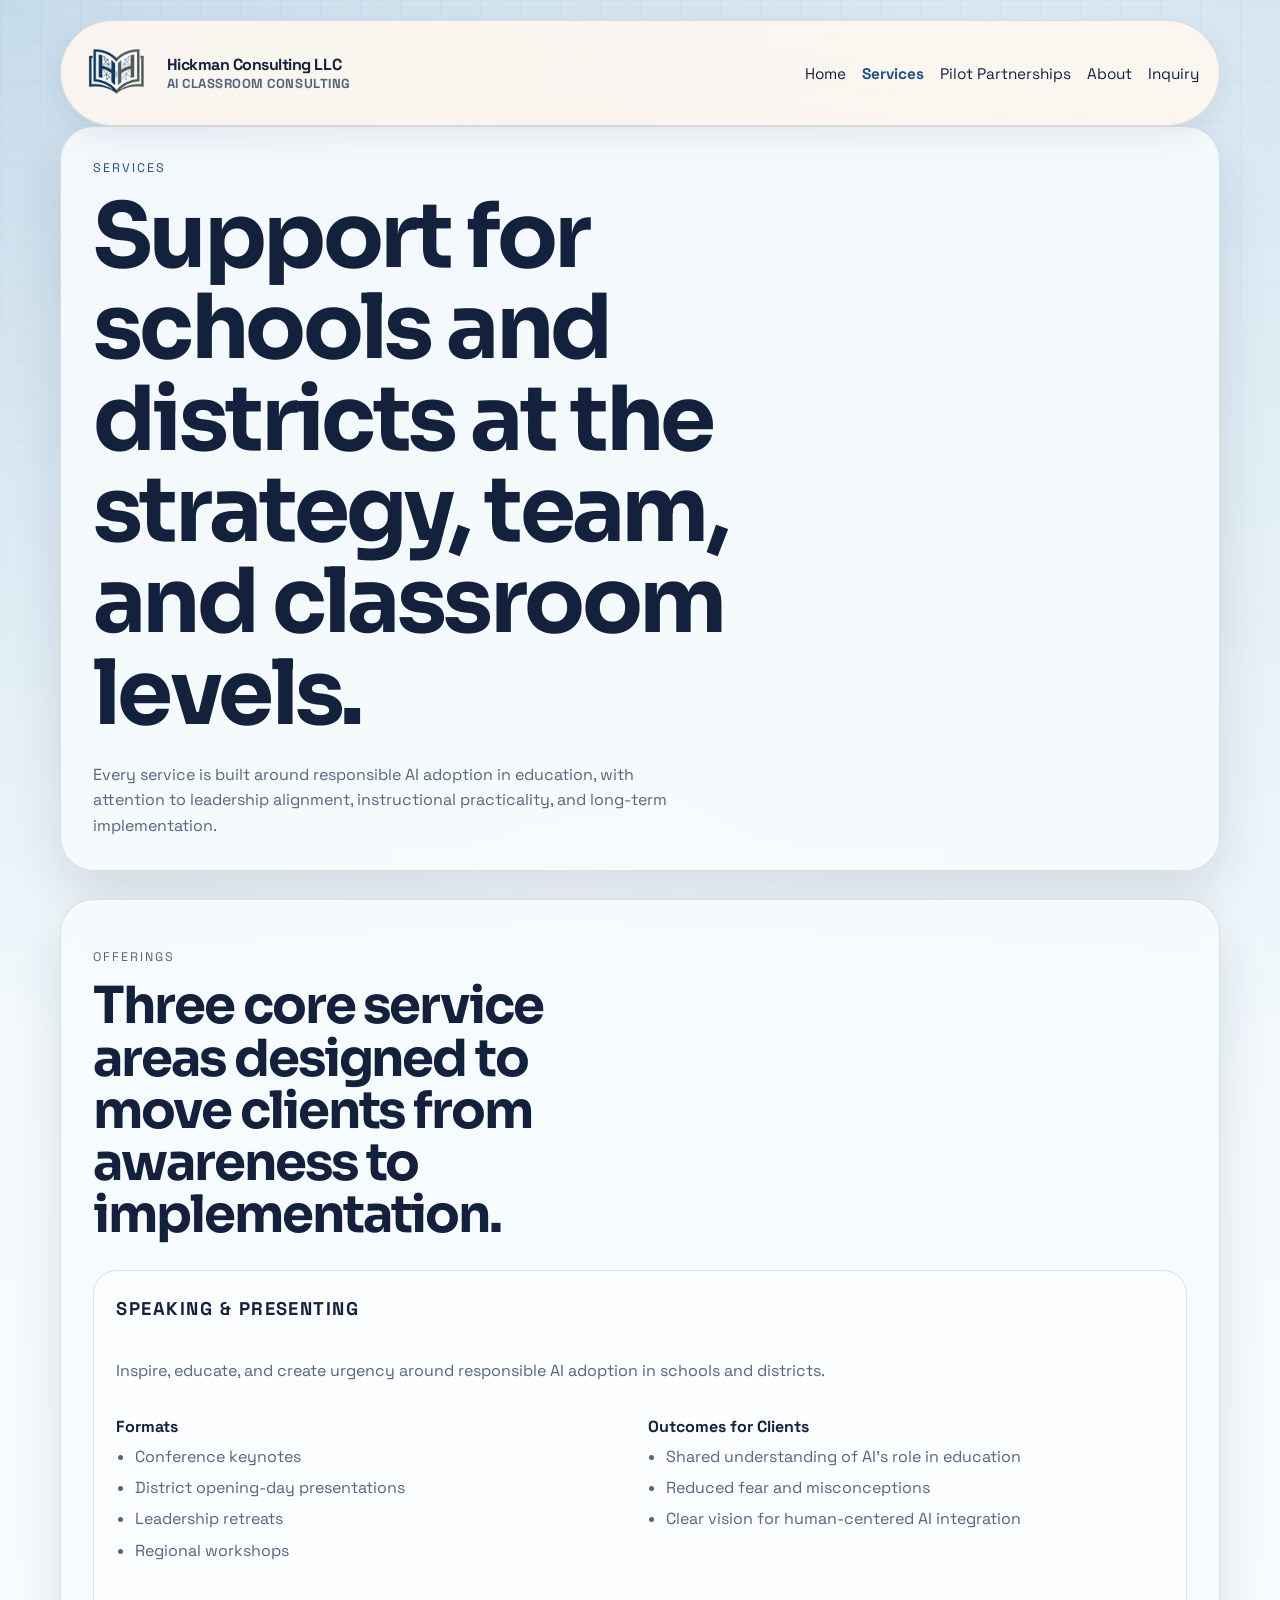
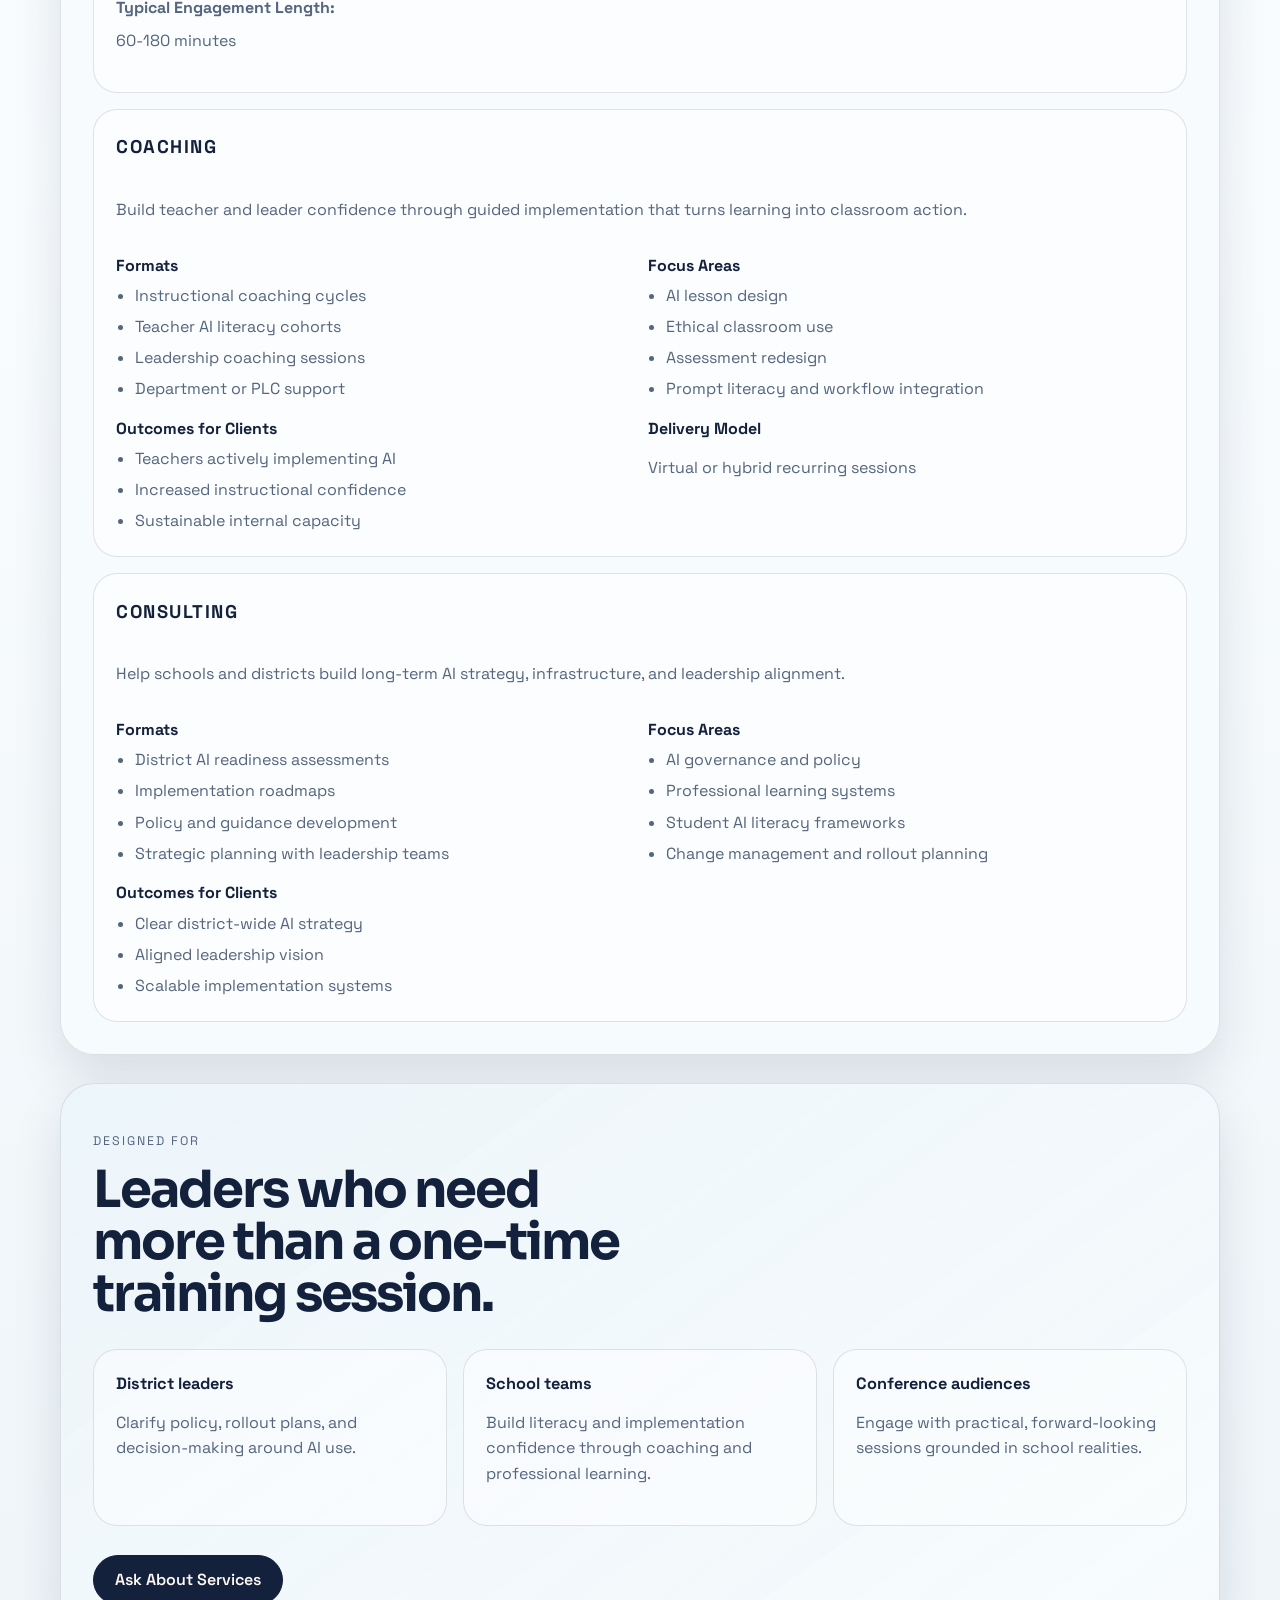
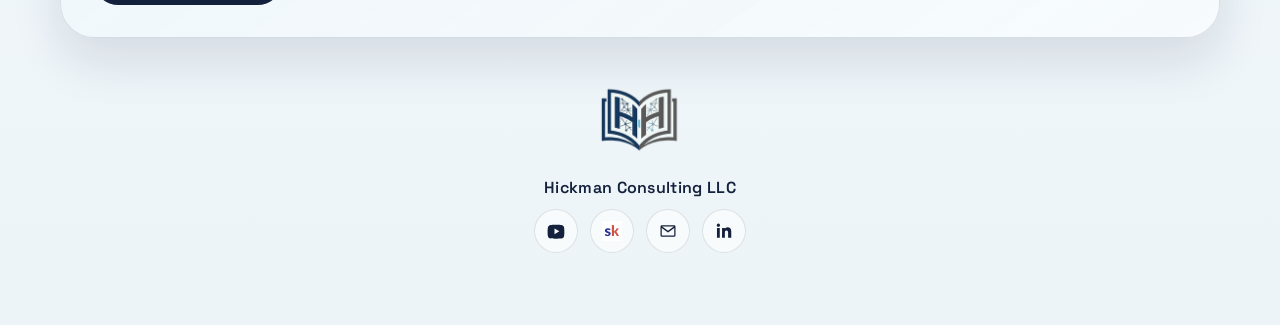
<file: services.html>
<!DOCTYPE html>
<html lang="en">
  <head>
    <meta charset="UTF-8" />
    <meta name="viewport" content="width=device-width, initial-scale=1.0" />
    <title>Services | Hickman Consulting LLC</title>
    <meta
      name="description"
      content="Explore consulting, coaching, and speaking services from Hickman Consulting LLC."
    />
    <link rel="preconnect" href="https://fonts.googleapis.com" />
    <link rel="preconnect" href="https://fonts.gstatic.com" crossorigin />
    <link
      href="https://fonts.googleapis.com/css2?family=Space+Grotesk:wght@400;500;700&family=Sora:wght@400;600;700;800&display=swap"
      rel="stylesheet"
    />
    <link rel="stylesheet" href="styles.css" />
  </head>
  <body>
    <div class="page-shell">
      <header class="site-header">
        <a class="brand" href="index.html" aria-label="Hickman Consulting LLC home">
          <span class="brand-mark">
            <img
              src="assets/ai-classroom-logo.png"
              alt="AI Classroom logo"
            />
          </span>
          <span class="brand-copy">
            <strong>Hickman Consulting LLC</strong>
            <span>AI Classroom Consulting</span>
          </span>
        </a>
        <nav class="site-nav">
          <a href="index.html">Home</a>
          <a class="current" href="services.html">Services</a>
          <a href="pilot-partnerships.html">Pilot Partnerships</a>
          <a href="about.html">About</a>
          <a href="inquiry.html">Inquiry</a>
        </nav>
      </header>

      <main>
        <section class="page-hero">
          <p class="eyebrow">Services</p>
          <h1>Support for schools and districts at the strategy, team, and classroom levels.</h1>
          <p class="hero-text">
            Every service is built around responsible AI adoption in education, with attention to
            leadership alignment, instructional practicality, and long-term implementation.
          </p>
        </section>

        <section class="section">
          <div class="section-heading">
            <p class="eyebrow">Offerings</p>
            <h2>Three core service areas designed to move clients from awareness to implementation.</h2>
          </div>

          <div class="service-stack">
            <article class="card service-panel">
              <p class="card-kicker">Speaking &amp; Presenting</p>
              <p>
                Inspire, educate, and create urgency around responsible AI adoption in schools and
                districts.
              </p>
              <div class="service-grid">
                <div>
                  <strong>Formats</strong>
                  <ul class="feature-list compact">
                    <li>Conference keynotes</li>
                    <li>District opening-day presentations</li>
                    <li>Leadership retreats</li>
                    <li>Regional workshops</li>
                  </ul>
                </div>
                <div>
                  <strong>Outcomes for Clients</strong>
                  <ul class="feature-list compact">
                    <li>Shared understanding of AI's role in education</li>
                    <li>Reduced fear and misconceptions</li>
                    <li>Clear vision for human-centered AI integration</li>
                  </ul>
                </div>
              </div>
              <p><strong>Typical Engagement Length:</strong> 60-180 minutes</p>
            </article>

            <article class="card service-panel">
              <p class="card-kicker">Coaching</p>
              <p>
                Build teacher and leader confidence through guided implementation that turns
                learning into classroom action.
              </p>
              <div class="service-grid">
                <div>
                  <strong>Formats</strong>
                  <ul class="feature-list compact">
                    <li>Instructional coaching cycles</li>
                    <li>Teacher AI literacy cohorts</li>
                    <li>Leadership coaching sessions</li>
                    <li>Department or PLC support</li>
                  </ul>
                </div>
                <div>
                  <strong>Focus Areas</strong>
                  <ul class="feature-list compact">
                    <li>AI lesson design</li>
                    <li>Ethical classroom use</li>
                    <li>Assessment redesign</li>
                    <li>Prompt literacy and workflow integration</li>
                  </ul>
                </div>
              </div>
              <div class="service-grid">
                <div>
                  <strong>Outcomes for Clients</strong>
                  <ul class="feature-list compact">
                    <li>Teachers actively implementing AI</li>
                    <li>Increased instructional confidence</li>
                    <li>Sustainable internal capacity</li>
                  </ul>
                </div>
                <div>
                  <strong>Delivery Model</strong>
                  <p>Virtual or hybrid recurring sessions</p>
                </div>
              </div>
            </article>

            <article class="card service-panel">
              <p class="card-kicker">Consulting</p>
              <p>
                Help schools and districts build long-term AI strategy, infrastructure, and
                leadership alignment.
              </p>
              <div class="service-grid">
                <div>
                  <strong>Formats</strong>
                  <ul class="feature-list compact">
                    <li>District AI readiness assessments</li>
                    <li>Implementation roadmaps</li>
                    <li>Policy and guidance development</li>
                    <li>Strategic planning with leadership teams</li>
                  </ul>
                </div>
                <div>
                  <strong>Focus Areas</strong>
                  <ul class="feature-list compact">
                    <li>AI governance and policy</li>
                    <li>Professional learning systems</li>
                    <li>Student AI literacy frameworks</li>
                    <li>Change management and rollout planning</li>
                  </ul>
                </div>
              </div>
              <div>
                <strong>Outcomes for Clients</strong>
                <ul class="feature-list compact">
                  <li>Clear district-wide AI strategy</li>
                  <li>Aligned leadership vision</li>
                  <li>Scalable implementation systems</li>
                </ul>
              </div>
            </article>
          </div>
        </section>

        <section class="section section-accent">
          <div class="section-heading">
            <p class="eyebrow">Designed For</p>
            <h2>Leaders who need more than a one-time training session.</h2>
          </div>
          <div class="outcome-grid">
            <div>
              <strong>District leaders</strong>
              <p>Clarify policy, rollout plans, and decision-making around AI use.</p>
            </div>
            <div>
              <strong>School teams</strong>
              <p>Build literacy and implementation confidence through coaching and professional learning.</p>
            </div>
            <div>
              <strong>Conference audiences</strong>
              <p>Engage with practical, forward-looking sessions grounded in school realities.</p>
            </div>
          </div>
          <div class="hero-actions">
            <a class="button button-primary" href="inquiry.html">Ask About Services</a>
          </div>
        </section>
      </main>

      <footer class="site-footer">
        <img
          class="footer-logo"
          src="assets/ai-classroom-logo.png"
          alt="AI Classroom logo"
        />
        <p>Hickman Consulting LLC</p>
        <div class="social-links">
          <a
            class="social-link"
            href="https://www.youtube.com/@hickmanconsultingai"
            target="_blank"
            rel="noreferrer"
            aria-label="Visit Hickman Consulting AI on YouTube"
          >
            <svg viewBox="0 0 24 24" aria-hidden="true">
              <path
                d="M21.58 7.19a2.99 2.99 0 0 0-2.1-2.11C17.62 4.58 12 4.58 12 4.58s-5.62 0-7.48.5a2.99 2.99 0 0 0-2.1 2.11c-.5 1.86-.5 5.73-.5 5.73s0 3.87.5 5.73a2.99 2.99 0 0 0 2.1 2.11c1.86.5 7.48.5 7.48.5s5.62 0 7.48-.5a2.99 2.99 0 0 0 2.1-2.11c.5-1.86.5-5.73.5-5.73s0-3.87-.5-5.73ZM10.2 15.78V9.06l5.82 3.36-5.82 3.36Z"
              />
            </svg>
          </a>
          <a
            class="social-link"
            href="https://www.skool.com/ai-for-educators-3099"
            target="_blank"
            rel="noreferrer"
            aria-label="Visit the AI for Educators Skool community"
          >
            <img class="social-image" src="assets/skool-logo.png" alt="Skool logo" />
          </a>
          <a
            class="social-link"
            href="mailto:hunter.hickman@hickmanconsultingai.com"
            aria-label="Email Hunter Hickman"
          >
            <svg viewBox="0 0 24 24" aria-hidden="true">
              <path
                d="M3 6.75A1.75 1.75 0 0 1 4.75 5h14.5A1.75 1.75 0 0 1 21 6.75v10.5A1.75 1.75 0 0 1 19.25 19H4.75A1.75 1.75 0 0 1 3 17.25V6.75Zm1.9-.25 7.1 5.22 7.1-5.22H4.9Zm14.6 11V8.39l-6.98 5.13a.9.9 0 0 1-1.04 0L4.5 8.39v9.11h15Z"
              />
            </svg>
          </a>
          <a
            class="social-link"
            href="https://www.linkedin.com/in/hunter-hickman-m-s-2b501383/"
            target="_blank"
            rel="noreferrer"
            aria-label="Visit Hunter Hickman on LinkedIn"
          >
            <svg viewBox="0 0 24 24" aria-hidden="true">
              <path
                d="M6.94 8.5H3.56V20h3.38V8.5ZM5.25 3A1.96 1.96 0 0 0 3.3 4.97c0 1.08.86 1.97 1.93 1.97h.02c1.1 0 1.97-.89 1.97-1.97A1.96 1.96 0 0 0 5.27 3h-.02ZM20.7 12.4c0-3.45-1.84-5.05-4.29-5.05-1.98 0-2.86 1.09-3.36 1.86V8.5H9.67c.04.47 0 11.5 0 11.5h3.38v-6.42c0-.34.03-.68.12-.93.27-.68.88-1.38 1.9-1.38 1.34 0 1.87 1.03 1.87 2.54V20H20.7v-7.6Z"
              />
            </svg>
          </a>
        </div>
      </footer>
    </div>
  </body>
</html>
</file>
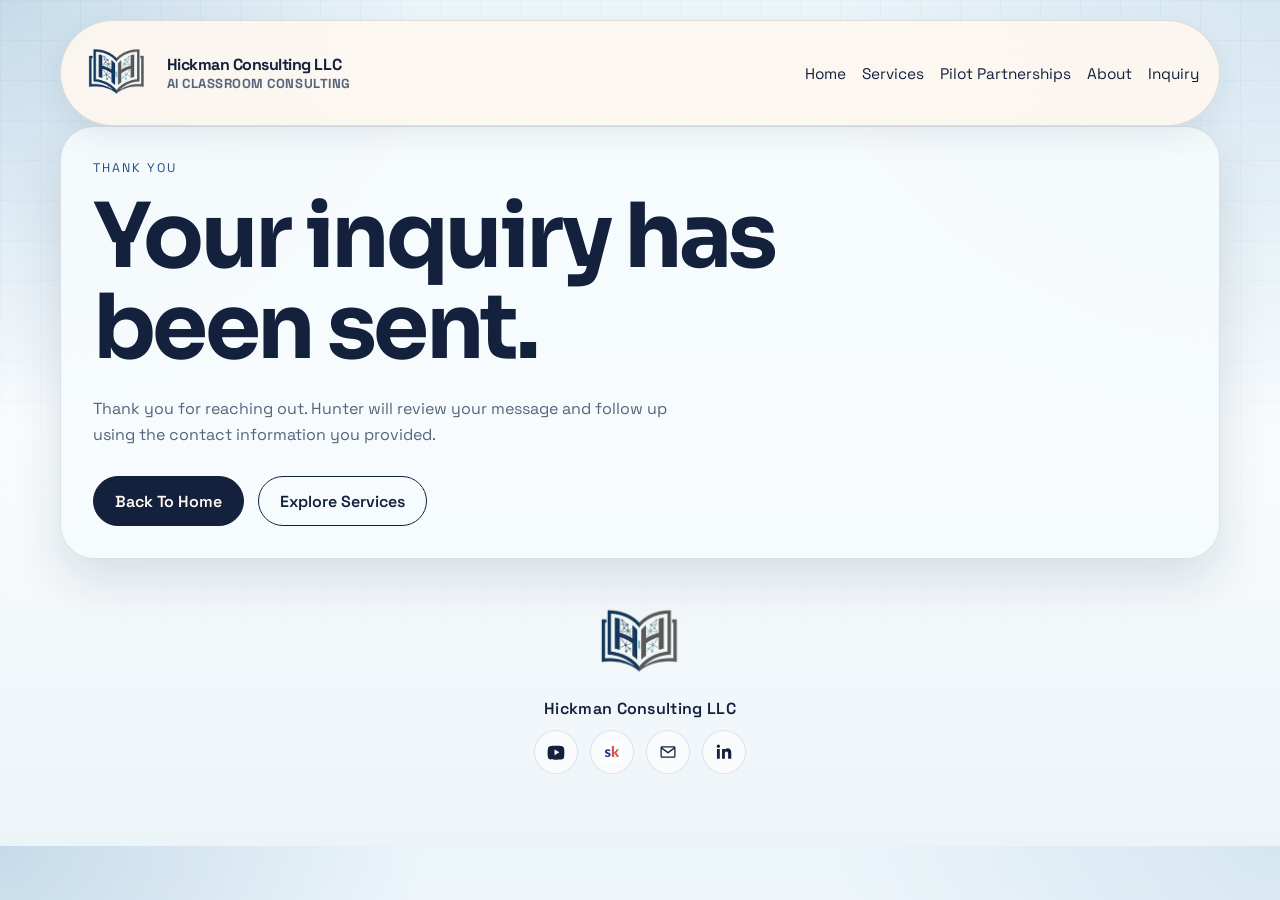
<file: thank-you.html>
<!DOCTYPE html>
<html lang="en">
  <head>
    <meta charset="UTF-8" />
    <meta name="viewport" content="width=device-width, initial-scale=1.0" />
    <title>Thank You | Hickman Consulting LLC</title>
    <meta
      name="description"
      content="Thank you for your inquiry to Hickman Consulting LLC."
    />
    <link rel="preconnect" href="https://fonts.googleapis.com" />
    <link rel="preconnect" href="https://fonts.gstatic.com" crossorigin />
    <link
      href="https://fonts.googleapis.com/css2?family=Space+Grotesk:wght@400;500;700&family=Sora:wght@400;600;700;800&display=swap"
      rel="stylesheet"
    />
    <link rel="stylesheet" href="styles.css" />
  </head>
  <body>
    <div class="page-shell">
      <header class="site-header">
        <a class="brand" href="index.html" aria-label="Hickman Consulting LLC home">
          <span class="brand-mark">
            <img
              src="assets/ai-classroom-logo.png"
              alt="AI Classroom logo"
            />
          </span>
          <span class="brand-copy">
            <strong>Hickman Consulting LLC</strong>
            <span>AI Classroom Consulting</span>
          </span>
        </a>
        <nav class="site-nav">
          <a href="index.html">Home</a>
          <a href="services.html">Services</a>
          <a href="pilot-partnerships.html">Pilot Partnerships</a>
          <a href="about.html">About</a>
          <a href="inquiry.html">Inquiry</a>
        </nav>
      </header>

      <main>
        <section class="page-hero">
          <p class="eyebrow">Thank You</p>
          <h1>Your inquiry has been sent.</h1>
          <p class="hero-text">
            Thank you for reaching out. Hunter will review your message and follow up using the
            contact information you provided.
          </p>
          <div class="hero-actions">
            <a class="button button-primary" href="index.html">Back To Home</a>
            <a class="button button-secondary" href="services.html">Explore Services</a>
          </div>
        </section>
      </main>

      <footer class="site-footer">
        <img
          class="footer-logo"
          src="assets/ai-classroom-logo.png"
          alt="AI Classroom logo"
        />
        <p>Hickman Consulting LLC</p>
        <div class="social-links">
          <a
            class="social-link"
            href="https://www.youtube.com/@hickmanconsultingai"
            target="_blank"
            rel="noreferrer"
            aria-label="Visit Hickman Consulting AI on YouTube"
          >
            <svg viewBox="0 0 24 24" aria-hidden="true">
              <path
                d="M21.58 7.19a2.99 2.99 0 0 0-2.1-2.11C17.62 4.58 12 4.58 12 4.58s-5.62 0-7.48.5a2.99 2.99 0 0 0-2.1 2.11c-.5 1.86-.5 5.73-.5 5.73s0 3.87.5 5.73a2.99 2.99 0 0 0 2.1 2.11c1.86.5 7.48.5 7.48.5s5.62 0 7.48-.5a2.99 2.99 0 0 0 2.1-2.11c.5-1.86.5-5.73.5-5.73s0-3.87-.5-5.73ZM10.2 15.78V9.06l5.82 3.36-5.82 3.36Z"
              />
            </svg>
          </a>
          <a
            class="social-link"
            href="https://www.skool.com/ai-for-educators-3099"
            target="_blank"
            rel="noreferrer"
            aria-label="Visit the AI for Educators Skool community"
          >
            <img class="social-image" src="assets/skool-logo.png" alt="Skool logo" />
          </a>
          <a
            class="social-link"
            href="mailto:hunter.hickman@hickmanconsultingai.com"
            aria-label="Email Hunter Hickman"
          >
            <svg viewBox="0 0 24 24" aria-hidden="true">
              <path
                d="M3 6.75A1.75 1.75 0 0 1 4.75 5h14.5A1.75 1.75 0 0 1 21 6.75v10.5A1.75 1.75 0 0 1 19.25 19H4.75A1.75 1.75 0 0 1 3 17.25V6.75Zm1.9-.25 7.1 5.22 7.1-5.22H4.9Zm14.6 11V8.39l-6.98 5.13a.9.9 0 0 1-1.04 0L4.5 8.39v9.11h15Z"
              />
            </svg>
          </a>
          <a
            class="social-link"
            href="https://www.linkedin.com/in/hunter-hickman-m-s-2b501383/"
            target="_blank"
            rel="noreferrer"
            aria-label="Visit Hunter Hickman on LinkedIn"
          >
            <svg viewBox="0 0 24 24" aria-hidden="true">
              <path
                d="M6.94 8.5H3.56V20h3.38V8.5ZM5.25 3A1.96 1.96 0 0 0 3.3 4.97c0 1.08.86 1.97 1.93 1.97h.02c1.1 0 1.97-.89 1.97-1.97A1.96 1.96 0 0 0 5.27 3h-.02ZM20.7 12.4c0-3.45-1.84-5.05-4.29-5.05-1.98 0-2.86 1.09-3.36 1.86V8.5H9.67c.04.47 0 11.5 0 11.5h3.38v-6.42c0-.34.03-.68.12-.93.27-.68.88-1.38 1.9-1.38 1.34 0 1.87 1.03 1.87 2.54V20H20.7v-7.6Z"
              />
            </svg>
          </a>
        </div>
      </footer>
    </div>
  </body>
</html>
</file>
<file: styles.css>
:root {
  --bg: #eef5f9;
  --paper: rgba(247, 251, 253, 0.9);
  --surface: #f8fcfe;
  --ink: #14213d;
  --muted: #55657e;
  --accent: #4b88b6;
  --accent-deep: #244f88;
  --accent-soft: #8fb8d3;
  --silver: #c7d1d8;
  --line: rgba(20, 33, 61, 0.12);
  --shadow: 0 22px 50px rgba(20, 33, 61, 0.12);
}

* {
  box-sizing: border-box;
}

html {
  scroll-behavior: smooth;
}

body {
  margin: 0;
  font-family: "Space Grotesk", sans-serif;
  color: var(--ink);
  background:
    radial-gradient(circle at top left, rgba(75, 136, 182, 0.24), transparent 28%),
    radial-gradient(circle at top right, rgba(143, 184, 211, 0.24), transparent 30%),
    linear-gradient(180deg, #ecf5fa 0%, #f9fcfe 50%, #edf4f8 100%);
}

body::before {
  content: "";
  position: fixed;
  inset: 0;
  pointer-events: none;
  background-image: linear-gradient(rgba(20, 33, 61, 0.035) 1px, transparent 1px),
    linear-gradient(90deg, rgba(20, 33, 61, 0.035) 1px, transparent 1px);
  background-size: 40px 40px;
  mask-image: linear-gradient(180deg, rgba(0, 0, 0, 0.7), transparent 80%);
}

.page-shell {
  width: min(1160px, calc(100% - 2rem));
  margin: 0 auto;
  padding: 1.25rem 0 4rem;
}

.site-header {
  position: sticky;
  top: 1rem;
  z-index: 10;
  display: flex;
  align-items: center;
  justify-content: space-between;
  gap: 1rem;
  padding: 1rem 1.25rem;
  border: 1px solid var(--line);
  border-radius: 999px;
  background: rgba(255, 248, 239, 0.88);
  backdrop-filter: blur(14px);
  box-shadow: 0 10px 30px rgba(20, 33, 61, 0.08);
}

.brand,
.site-nav a {
  color: var(--ink);
  text-decoration: none;
}

.brand {
  display: inline-flex;
  align-items: center;
  gap: 0.85rem;
  font-weight: 700;
  letter-spacing: -0.03em;
}

.brand-mark {
  display: inline-flex;
  align-items: center;
  justify-content: center;
  width: 72px;
  height: 72px;
  border-radius: 18px;
  background: transparent;
  box-shadow: none;
}

.brand-mark img {
  width: 64px;
  height: 64px;
  object-fit: contain;
}

.brand-copy {
  display: grid;
  gap: 0.05rem;
}

.brand-copy strong {
  font-size: 1rem;
}

.brand-copy span {
  color: var(--muted);
  font-size: 0.82rem;
  letter-spacing: 0.04em;
  text-transform: uppercase;
}

.site-nav {
  display: flex;
  flex-wrap: wrap;
  gap: 1rem;
}

.site-nav a {
  font-size: 0.96rem;
}

.site-nav a.current {
  color: var(--accent-deep);
  font-weight: 700;
}

.hero,
.page-hero,
.section,
.trust-strip {
  opacity: 0;
  transform: translateY(18px);
  animation: rise 0.7s ease forwards;
}

.hero {
  display: grid;
  grid-template-columns: 1.4fr 0.9fr;
  gap: 1.5rem;
  padding: 5rem 0 2rem;
}

.page-hero {
  padding: 5rem 0 1rem;
}

.home-intro h1 {
  max-width: none;
}

.home-feature {
  display: grid;
  grid-template-columns: 1.15fr 0.85fr;
  gap: 1.5rem;
  margin-bottom: 2rem;
}

.hero-copy,
.hero-panel,
.page-hero,
.home-feature > *,
.section,
.trust-strip {
  border: 1px solid var(--line);
  background: var(--paper);
  backdrop-filter: blur(10px);
  box-shadow: var(--shadow);
}

.hero-copy,
.hero-panel,
.page-hero,
.home-feature > * {
  border-radius: 34px;
  padding: 2rem;
}

.eyebrow,
.panel-label,
.card-kicker {
  margin: 0 0 0.75rem;
  text-transform: uppercase;
  letter-spacing: 0.16em;
  font-size: 0.78rem;
  color: var(--accent-deep);
}

h1,
h2,
h3 {
  margin: 0;
  letter-spacing: -0.04em;
}

h1,
h2 {
  font-family: "Sora", sans-serif;
  line-height: 1.02;
  font-weight: 700;
}

h1 {
  font-size: clamp(3rem, 7vw, 5.9rem);
  max-width: 11ch;
}

h2 {
  font-size: clamp(2rem, 4vw, 3.4rem);
  max-width: 14ch;
}

h3 {
  font-size: 1.35rem;
  margin-bottom: 0.8rem;
}

p,
li,
label,
input,
select,
textarea,
button {
  font-size: 1rem;
  line-height: 1.6;
}

.hero-text,
.section-heading p,
.card p,
.pilot-copy p,
.about-copy p,
.outcome-grid p,
.form-note,
.panel-text,
.fit-list,
.feature-list {
  color: var(--muted);
}

.hero-text {
  max-width: 58ch;
  margin: 1.4rem 0 0;
}

.hero-actions,
.form-actions {
  display: flex;
  flex-wrap: wrap;
  gap: 0.9rem;
  align-items: center;
  margin-top: 1.8rem;
}

.button {
  display: inline-flex;
  align-items: center;
  justify-content: center;
  min-height: 50px;
  padding: 0.85rem 1.3rem;
  border-radius: 999px;
  border: 1px solid var(--ink);
  text-decoration: none;
  font-weight: 600;
  transition: transform 180ms ease, background-color 180ms ease, color 180ms ease;
}

.button:hover,
.button:focus-visible {
  transform: translateY(-2px);
}

.button-primary {
  background: var(--ink);
  color: #fff9f2;
}

.button-secondary {
  color: var(--ink);
  background: transparent;
}

.button-light {
  border-color: rgba(255, 255, 255, 0.32);
  background: rgba(255, 255, 255, 0.14);
  color: #fff9f2;
}

.button-light:hover,
.button-light:focus-visible {
  background: rgba(255, 255, 255, 0.22);
}

.process-list,
.feature-list,
.fit-list {
  padding-left: 1.15rem;
  margin: 0;
}

.process-list li + li,
.feature-list li + li,
.fit-list li + li {
  margin-top: 0.45rem;
}

.hero-panel {
  display: grid;
  gap: 1rem;
  background:
    linear-gradient(160deg, rgba(36, 79, 136, 0.96), rgba(20, 33, 61, 0.9)),
    linear-gradient(135deg, rgba(143, 184, 211, 0.26), transparent);
  color: #fff9f2;
}

.speaker-visual {
  overflow: hidden;
  border-radius: 24px;
  min-height: 320px;
  background: rgba(255, 255, 255, 0.08);
}

.speaker-visual img,
.speaker-stage img,
.about-photo img {
  display: block;
  width: 100%;
  height: 100%;
  object-fit: cover;
}

.hero-panel-copy {
  display: grid;
  gap: 0.8rem;
}

.speaker-stage {
  margin: 0;
  overflow: hidden;
  min-height: 100%;
  background: rgba(255, 255, 255, 0.4);
}

.events-panel {
  display: grid;
  gap: 1rem;
  background:
    linear-gradient(160deg, rgba(36, 79, 136, 0.96), rgba(20, 33, 61, 0.9)),
    linear-gradient(135deg, rgba(143, 184, 211, 0.26), transparent);
  color: #fff9f2;
}

.events-panel h2 {
  max-width: none;
}

.events-panel .panel-label,
.events-panel .panel-text,
.events-list span,
.events-list strong {
  color: rgba(255, 249, 242, 0.95);
}

.events-list {
  display: grid;
  gap: 1rem;
  padding: 0;
  margin: 0;
  list-style: none;
}

.events-list li {
  display: grid;
  gap: 0.18rem;
  padding-bottom: 0.9rem;
  border-bottom: 1px solid rgba(255, 255, 255, 0.14);
}

.events-list li:last-child {
  padding-bottom: 0;
  border-bottom: 0;
}

.hero-panel .panel-label,
.hero-panel .panel-text,
.hero-panel li {
  color: rgba(255, 249, 242, 0.92);
}

.hero-panel .process-list {
  font-family: "Sora", sans-serif;
  font-size: 1.05rem;
  font-weight: 600;
}

.trust-strip {
  display: grid;
  grid-template-columns: repeat(3, 1fr);
  gap: 1rem;
  border-radius: 28px;
  margin: 0 0 1.75rem;
  padding: 1.25rem 1.4rem;
}

.trust-strip strong,
.outcome-grid strong {
  display: block;
  margin-bottom: 0.35rem;
  font-size: 1.02rem;
}

.trust-strip span {
  color: var(--muted);
}

.section {
  border-radius: 34px;
  padding: 2rem;
  margin-top: 1.75rem;
}

.section-accent {
  background:
    linear-gradient(145deg, rgba(236, 245, 250, 0.92), rgba(247, 251, 253, 0.84)),
    var(--paper);
}

.section-heading {
  margin-bottom: 1.8rem;
}

.section-heading p {
  max-width: 62ch;
  margin-top: 1rem;
}

.cards,
.outcome-grid,
.experience-grid {
  display: grid;
  grid-template-columns: repeat(auto-fit, minmax(240px, 1fr));
  gap: 1rem;
}

.card,
.pilot-box,
.credential-box,
.outcome-grid > div {
  border: 1px solid var(--line);
  background: rgba(255, 255, 255, 0.45);
  border-radius: 24px;
  padding: 1.4rem;
}

.card-link {
  color: inherit;
  text-decoration: none;
  transition: transform 180ms ease, box-shadow 180ms ease, border-color 180ms ease;
}

.card-link:hover,
.card-link:focus-visible {
  transform: translateY(-4px);
  box-shadow: 0 18px 34px rgba(20, 33, 61, 0.12);
  border-color: rgba(36, 79, 136, 0.24);
}

.service-stack {
  display: grid;
  gap: 1rem;
}

.service-panel {
  display: grid;
  gap: 1rem;
}

.service-panel .card-kicker {
  font-size: 1.15rem;
  font-weight: 700;
  letter-spacing: 0.08em;
  color: var(--ink);
  margin-bottom: 0.2rem;
}

.service-grid {
  display: grid;
  grid-template-columns: repeat(2, minmax(0, 1fr));
  gap: 1rem;
}

.service-grid strong,
.service-panel strong {
  display: block;
  margin-bottom: 0.45rem;
}

.pilot-layout,
.about-layout {
  display: grid;
  grid-template-columns: 0.88fr 1.12fr;
  gap: 1rem;
  align-items: start;
}

.about-side {
  display: grid;
  gap: 1rem;
}

.about-copy {
  border: 1px solid var(--line);
  background: rgba(255, 255, 255, 0.45);
  border-radius: 24px;
  padding: 1.4rem;
}

.about-photo {
  margin: 0;
  min-height: 520px;
  overflow: hidden;
  border: 1px solid var(--line);
  border-radius: 24px;
  box-shadow: var(--shadow);
}

.compact li + li {
  margin-top: 0.35rem;
}

.inquiry-form {
  display: grid;
  gap: 1rem;
}

.field-row {
  display: grid;
  grid-template-columns: repeat(2, 1fr);
  gap: 1rem;
}

label {
  display: grid;
  gap: 0.45rem;
  font-weight: 500;
}

input,
select,
textarea,
button {
  font: inherit;
}

input,
select,
textarea {
  width: 100%;
  padding: 0.85rem 1rem;
  border: 1px solid rgba(20, 33, 61, 0.18);
  border-radius: 18px;
  background: rgba(255, 255, 255, 0.72);
  color: var(--ink);
}

input:focus,
select:focus,
textarea:focus {
  outline: 2px solid rgba(214, 107, 45, 0.24);
  border-color: var(--accent);
}

textarea {
  resize: vertical;
  min-height: 180px;
}

button.button {
  cursor: pointer;
}

.form-note {
  margin: 0;
}

#form-note.is-success {
  color: var(--accent-deep);
}

.site-footer {
  display: grid;
  justify-items: center;
  gap: 0.55rem;
  padding: 2.5rem 1rem 0.5rem;
}

.footer-logo {
  width: 88px;
  height: 88px;
  object-fit: contain;
}

.site-footer p {
  margin: 0;
  color: var(--ink);
  font-weight: 600;
  letter-spacing: 0.02em;
}

.social-link {
  display: inline-flex;
  align-items: center;
  justify-content: center;
  width: 44px;
  height: 44px;
  border: 1px solid var(--line);
  border-radius: 999px;
  color: var(--ink);
  background: rgba(255, 255, 255, 0.6);
  transition: transform 180ms ease, background-color 180ms ease, color 180ms ease;
}

.social-link:hover,
.social-link:focus-visible {
  transform: translateY(-2px);
  background: var(--ink);
  color: #fff9f2;
}

.social-link svg {
  width: 20px;
  height: 20px;
  fill: currentColor;
}

.social-links {
  display: flex;
  align-items: center;
  gap: 0.75rem;
}

.social-image {
  width: 20px;
  height: 20px;
  object-fit: contain;
}

.model-graphic {
  display: grid;
  gap: 1rem;
}

.model-heading {
  font-size: clamp(2.3rem, 5vw, 4rem);
  margin-bottom: 1rem;
}

.model-stack {
  display: grid;
  gap: 0.85rem;
}

.model-item {
  border: 1px solid var(--line);
  border-radius: 24px;
  background: rgba(255, 255, 255, 0.54);
  overflow: hidden;
}

.model-node {
  position: static;
  width: 100%;
  min-height: 68px;
  display: flex;
  align-items: center;
  gap: 0.85rem;
  padding: 1rem 1.1rem;
  border: 0;
  border-radius: 0;
  background: transparent;
  color: var(--ink);
  font-weight: 700;
  box-shadow: none;
  text-align: left;
}

.model-node:hover,
.model-node:focus-visible {
  background: rgba(75, 136, 182, 0.08);
}

.model-item.is-active .model-node {
  background: rgba(20, 33, 61, 0.92);
  color: #fff9f2;
}

.model-step {
  display: inline-flex;
  align-items: center;
  justify-content: center;
  width: 34px;
  height: 34px;
  border-radius: 999px;
  background: rgba(75, 136, 182, 0.14);
  color: var(--accent-deep);
  font-size: 0.92rem;
}

.model-item.is-active .model-step {
  background: rgba(255, 255, 255, 0.16);
  color: #fff9f2;
}

.model-detail {
  display: none;
  padding: 0 1.1rem 1.1rem;
}

.model-item.is-active .model-detail {
  display: block;
}

.model-detail p {
  margin: 0;
  color: var(--muted);
}

.cycle-layout {
  display: grid;
  grid-template-columns: 1fr;
  gap: 1.75rem;
  align-items: start;
}

.cycle-wheel {
  position: relative;
  width: min(100%, 820px);
  min-height: 620px;
  margin: 0 auto;
  border: 1px solid var(--line);
  border-radius: 34px;
  background:
    radial-gradient(circle at center, rgba(255, 255, 255, 0.94) 0 18%, transparent 18.5%),
    conic-gradient(
      from -45deg,
      rgba(75, 136, 182, 0.28) 0deg 90deg,
      rgba(36, 79, 136, 0.2) 90deg 180deg,
      rgba(143, 184, 211, 0.26) 180deg 270deg,
      rgba(20, 33, 61, 0.14) 270deg 360deg
    );
  box-shadow: var(--shadow);
  overflow: hidden;
}

.cycle-center {
  position: absolute;
  inset: 50%;
  width: 170px;
  height: 170px;
  transform: translate(-50%, -50%);
  display: grid;
  place-items: center;
  text-align: center;
  padding: 1.2rem;
  border-radius: 999px;
  background: rgba(255, 255, 255, 0.96);
  border: 1px solid rgba(20, 33, 61, 0.1);
  box-shadow: 0 14px 30px rgba(20, 33, 61, 0.14);
}

.cycle-logo {
  width: 46px;
  height: 46px;
  object-fit: contain;
}

.cycle-center strong {
  font-family: "Sora", sans-serif;
  font-size: 0.92rem;
  line-height: 1.3;
}

.cycle-segment {
  position: absolute;
  width: 210px;
  display: grid;
  gap: 0.2rem;
  text-align: center;
  padding: 0.95rem 1rem;
  border-radius: 22px;
  background: rgba(255, 255, 255, 0.88);
  border: 1px solid rgba(20, 33, 61, 0.08);
  box-shadow: 0 10px 24px rgba(20, 33, 61, 0.12);
}

.cycle-segment strong {
  font-family: "Sora", sans-serif;
}

.cycle-segment span {
  color: var(--muted);
  font-size: 0.9rem;
}

.cycle-arrow {
  position: absolute;
  width: 92px;
  height: 28px;
}

.cycle-arrow::after {
  content: "";
  position: absolute;
  left: 12px;
  right: 12px;
  top: 50%;
  height: 3px;
  background: linear-gradient(90deg, rgba(36, 79, 136, 0.35), var(--accent-deep));
  transform: translateY(-50%);
  transform-origin: center;
}

.cycle-arrow::before {
  content: "";
  position: absolute;
  width: 12px;
  height: 12px;
  border-top: 3px solid var(--accent-deep);
  border-right: 3px solid var(--accent-deep);
}

.cycle-arrow-top-right {
  top: 7.2rem;
  right: 12.3rem;
  transform: rotate(35deg);
}

.cycle-arrow-bottom-right {
  bottom: 7rem;
  right: 12rem;
  transform: rotate(145deg);
}

.cycle-arrow-bottom-left {
  bottom: 7rem;
  left: 12rem;
  transform: rotate(215deg);
}

.cycle-arrow-top-left {
  top: 7.2rem;
  left: 12.3rem;
  transform: rotate(325deg);
}

.cycle-arrow::before {
  right: 10px;
  top: 8px;
  transform: rotate(45deg);
}

.cycle-summer {
  top: 2.1rem;
  left: 50%;
  transform: translateX(-50%);
}

.cycle-fall {
  top: 50%;
  right: 2.1rem;
  transform: translateY(-50%);
}

.cycle-winter {
  bottom: 2.1rem;
  left: 50%;
  transform: translateX(-50%);
}

.cycle-spring {
  top: 50%;
  left: 2.1rem;
  transform: translateY(-50%);
}

.cycle-details {
  display: grid;
  grid-template-columns: repeat(2, minmax(0, 1fr));
  gap: 1rem;
}

.cycle-details .card p strong {
  color: var(--ink);
}

.cycle-note {
  margin: 1.25rem 0 0;
  color: var(--muted);
}

.cycle-layout + .hero-actions {
  justify-content: center;
}

@keyframes rise {
  to {
    opacity: 1;
    transform: translateY(0);
  }
}

.trust-strip {
  animation-delay: 120ms;
}

.section:nth-of-type(1) {
  animation-delay: 180ms;
}

.section:nth-of-type(2) {
  animation-delay: 240ms;
}

.section:nth-of-type(3) {
  animation-delay: 300ms;
}

.section:nth-of-type(4) {
  animation-delay: 360ms;
}

.section:nth-of-type(5) {
  animation-delay: 420ms;
}

@media (max-width: 960px) {
  .hero,
  .page-hero,
  .home-feature,
  .cycle-layout,
  .cards,
  .experience-grid,
  .pilot-layout,
  .about-layout,
  .outcome-grid,
  .trust-strip {
    grid-template-columns: 1fr;
  }

  .cycle-details {
    grid-template-columns: 1fr;
  }

  .cycle-wheel {
    width: 100%;
    min-height: 540px;
  }

  .cycle-arrow {
    width: 76px;
  }

  .cycle-arrow-top-right {
    top: 6.9rem;
    right: 9rem;
  }

  .cycle-arrow-bottom-right {
    bottom: 6.7rem;
    right: 8.7rem;
  }

  .cycle-arrow-bottom-left {
    bottom: 6.7rem;
    left: 8.7rem;
  }

  .cycle-arrow-top-left {
    top: 6.9rem;
    left: 9rem;
  }

  .site-header {
    border-radius: 28px;
    align-items: flex-start;
    flex-direction: column;
  }

  .service-grid {
    grid-template-columns: 1fr;
  }

  .brand {
    width: 100%;
  }

  h1 {
    max-width: 13ch;
  }
}

@media (max-width: 640px) {
  .page-shell {
    width: min(100% - 1rem, 100%);
    padding-top: 0.5rem;
  }

  .hero {
    padding-top: 2rem;
  }

  .hero-copy,
  .hero-panel,
  .page-hero,
  .section {
    padding: 1.35rem;
    border-radius: 24px;
  }

  .cycle-wheel {
    min-height: 620px;
  }

  .cycle-arrow {
    display: none;
  }

  .cycle-segment {
    width: 180px;
    padding: 0.85rem 1rem;
  }

  .cycle-center {
    width: 160px;
    height: 160px;
  }

  .field-row {
    grid-template-columns: 1fr;
  }

  h1 {
    font-size: clamp(2.5rem, 13vw, 4rem);
  }

  h2 {
    max-width: none;
  }
}
</file>
